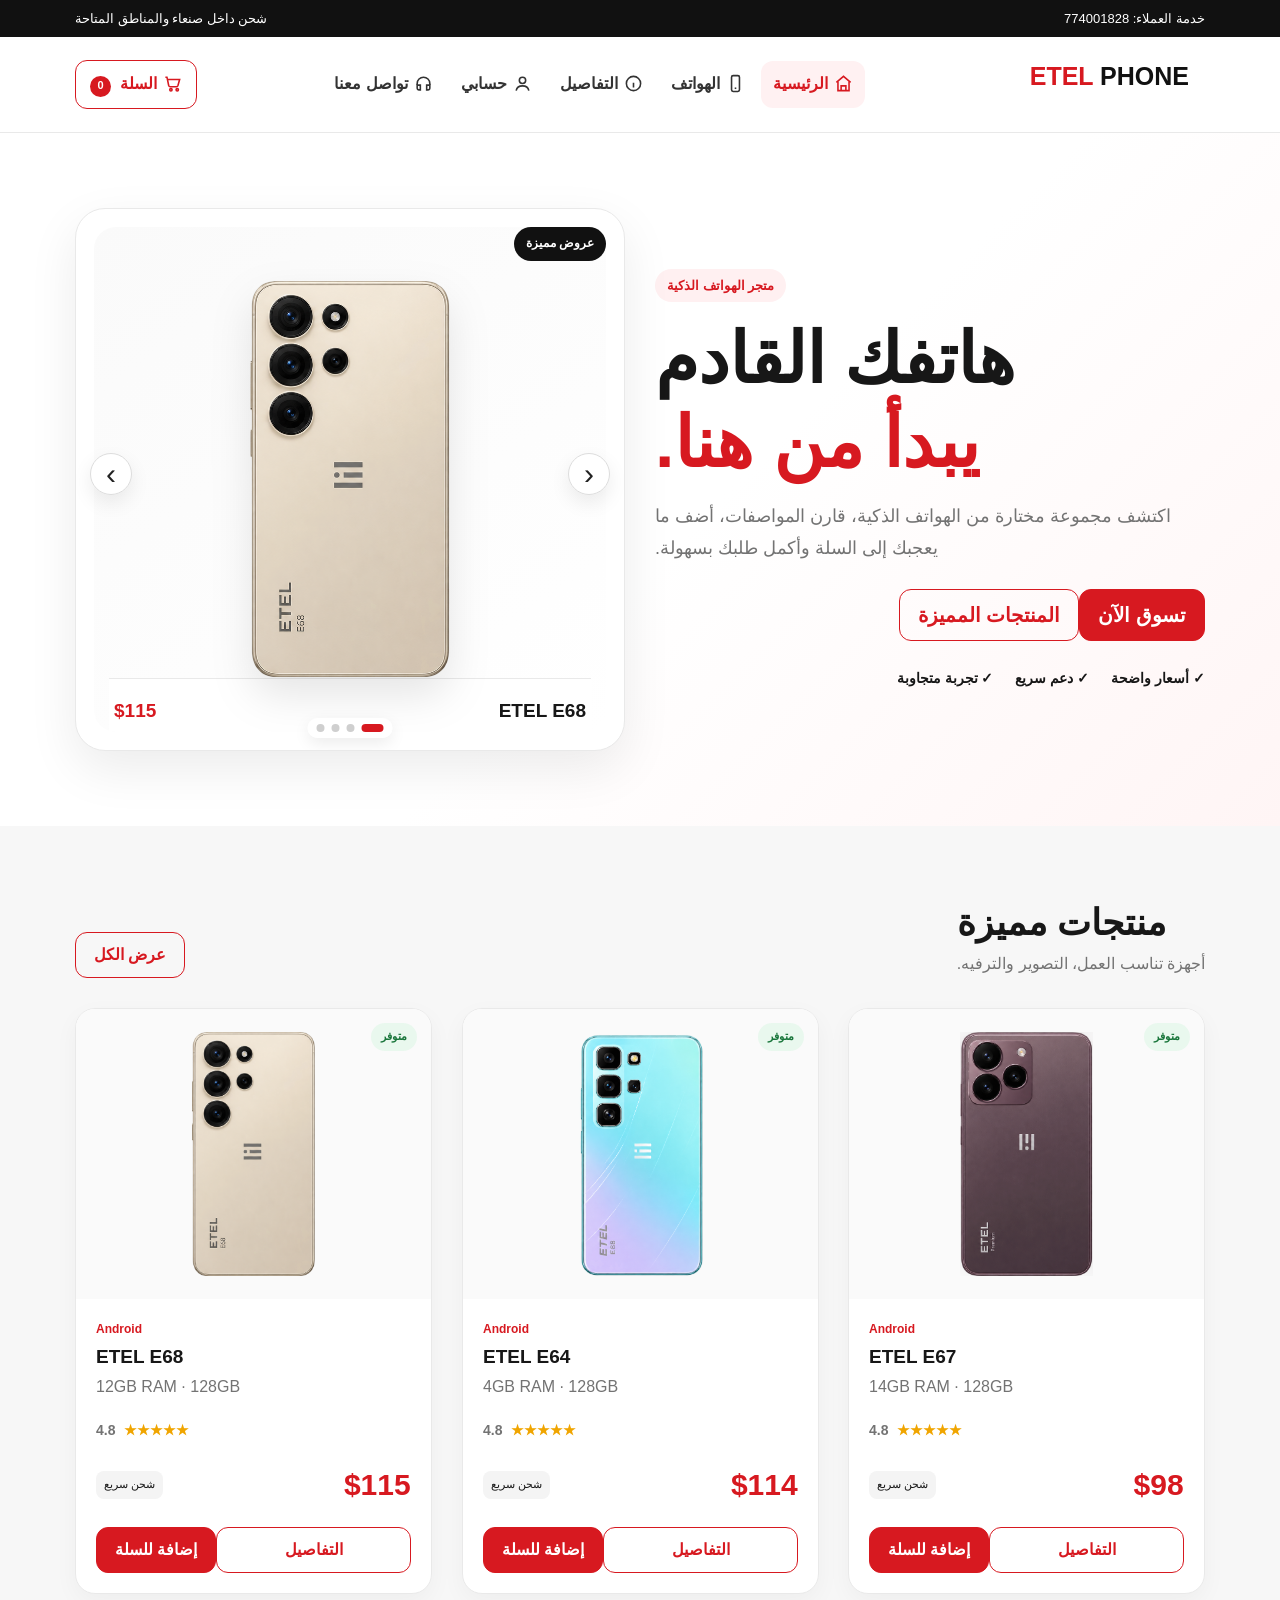
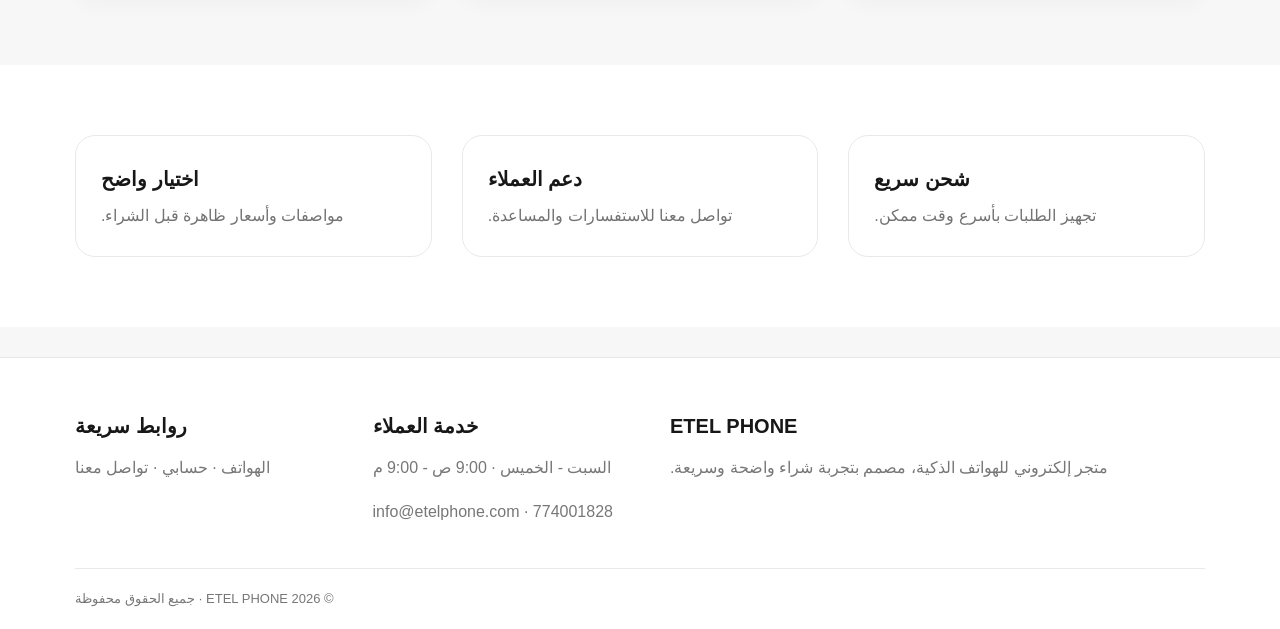
<file: html/index.html>
<!doctype html>
<html lang="ar" dir="rtl">
    <head>
        <meta charset="utf-8">
        <meta name="viewport" content="width=device-width,initial-scale=1">
        <meta name="description" content="ETEL PHONE متجر هواتف ذكية">
        <title>ETEL PHONE | متجر الهواتف الذكية</title>
        <link rel="stylesheet" href="../css/vendor/bootstrap.min.css">
        <link rel="stylesheet" href="../css/vendor/all.min.css">
        <link rel="stylesheet" href="../css/style.css">
    </head>
<body>
    <div class="topbar">
        <div class="container d-flex justify-content-between">
            <span>خدمة العملاء: 774001828</span>
            <span>شحن داخل صنعاء والمناطق المتاحة</span>
        </div>
</div>
<nav class="navbar navbar-expand-lg">
    <div class="container">
        <p class="navbar-brand brand">ETEL <span>PHONE</span>
        </p>
    <button class="navbar-toggler" type="button" data-bs-toggle="collapse" data-bs-target="#nav">
        <span class="navbar-toggler-icon"></span>
    </button>
<div id="nav" class="collapse navbar-collapse">
    <ul class="navbar-nav mx-auto align-items-lg-center">
        <li>
            <a class="nav-link" data-page="index.html" href="index.html">
                <svg class="menu-icon" viewBox="0 0 24 24">
                    <path d="M3 10.5 12 3l9 7.5"/>
                    <path d="M5 9.5V21h14V9.5"/>
                    <path d="M9 21v-6h6v6"/>
                </svg>الرئيسية</a>
    </li>
<li>
    <a class="nav-link" data-page="products.html" href="products.html">
        <svg class="menu-icon" viewBox="0 0 24 24">
            <rect x="7" y="2" width="10" height="20" rx="2"/>
            <path d="M11 18h2"/>
        </svg>الهواتف</a>
</li>
<li>
    <a class="nav-link" data-page="details.html" href="details.html">
        <svg class="menu-icon" viewBox="0 0 24 24">
            <circle cx="12" cy="12" r="9"/>
            <path d="M12 11v6M12 8h.01"/>
        </svg>التفاصيل</a>
</li>
<li>
    <a class="nav-link" data-page="account.html" href="account.html">
        <svg class="menu-icon" viewBox="0 0 24 24">
            <circle cx="12" cy="8" r="4"/>
            <path d="M4 21c.8-4 3.5-6 8-6s7.2 2 8 6"/>
        </svg>حسابي</a>
</li>
<li>
    <a class="nav-link" data-page="contact.html" href="contact.html">
        <svg class="menu-icon" viewBox="0 0 24 24">
            <path d="M4 14v-2a8 8 0 0 1 16 0v2"/>
            <path d="M4 14h4v6H6a2 2 0 0 1-2-2zM20 14h-4v6h2a2 2 0 0 0 2-2z"/>
        </svg>تواصل معنا</a>
</li>
</ul>
<a href="cart.html" class="cart-link position-relative">
    <svg class="menu-icon" viewBox="0 0 24 24">
        <path d="M3 4h2l2.2 10.5a2 2 0 0 0 2 1.5h7.8a2 2 0 0 0 1.9-1.4L21 7H6"/>
        <circle cx="10" cy="20" r="1.5"/>
        <circle cx="18" cy="20" r="1.5"/>
    </svg>السلة <span class="cart-count">0</span>
</a>
</div>
</div>
</nav>
<header class="hero">
    <div class="container">
        <div class="row align-items-center g-5">
            <div class="col-lg-6 hero-copy reveal">
                <span class="badge-soft">متجر الهواتف الذكية</span>
                <h1>هاتفك القادم<br>
                    <span>يبدأ من هنا.</span>
                </h1>
            <p>اكتشف مجموعة مختارة من الهواتف الذكية، قارن المواصفات، أضف ما يعجبك إلى السلة وأكمل طلبك بسهولة.</p>
            <div class="d-flex gap-2 flex-wrap mt-4">
                <a class="btn btn-brand btn-lg" href="products.html">تسوق الآن</a>
                <a class="btn btn-outline-brand btn-lg" href="#featured">المنتجات المميزة</a>
            </div>
        <div class="trust-row">
            <span>✓ أسعار واضحة</span>
            <span>✓ دعم سريع</span>
            <span>✓ تجربة متجاوبة</span>
        </div>
</div>
<div class="col-lg-6 reveal">
    <div class="hero-product etel-wowslider" id="etel-slider" aria-label="عرض متحرك للهواتف">
        <span class="floating-label">عروض مميزة</span>
        <div class="ws-viewport">
            <div class="ws-slide active">
                <img src="../images/etel-e68.png" alt="ETEL E68">
                <div class="ws-caption">
                    <b>ETEL E68</b>
                    <span>$115</span>
                </div>
        </div>
    <div class="ws-slide">
        <img src="../images/etel-e64.png" alt="ETEL E64">
        <div class="ws-caption">
            <b>ETEL E64</b>
            <span>$114</span>
        </div>
</div>
<div class="ws-slide">
    <img src="../images/etel-p66.png" alt="ETEL P66">
    <div class="ws-caption">
        <b>ETEL P66</b>
        <span>$112</span>
    </div>
</div>
<div class="ws-slide">
    <img src="../images/etel-e67.png" alt="ETEL E67">
    <div class="ws-caption">
        <b>ETEL E67</b>
        <span>$98</span>
    </div>
</div>
</div>
<button class="ws-arrow ws-prev" type="button" aria-label="الهاتف السابق">‹</button>
<button class="ws-arrow ws-next" type="button" aria-label="الهاتف التالي">›</button>
<div class="ws-dots" aria-label="اختيار الهاتف">
    <button class="ws-dot active" type="button" aria-label="ETEL E68">
    </button>
<button class="ws-dot" type="button" aria-label="ETEL E64">
</button>
<button class="ws-dot" type="button" aria-label="ETEL P66">
</button>
<button class="ws-dot" type="button" aria-label="ETEL E67">
</button>
</div>
</div>
</div>
</div>
</div>
</header>
<section class="section" id="featured">
    <div class="container">
        <div class="section-title-row">
            <div>
                <!-- <span class="eyebrow">مختاراتنا</span> -->
                <h2>منتجات مميزة</h2>
                <p>أجهزة تناسب العمل، التصوير والترفيه.</p>
            </div>
        <a href="products.html" class="btn btn-outline-brand">عرض الكل</a>
    </div>
<div class="row g-4">
    <div class="col-md-6 col-lg-4">
        <article class="product-card reveal">
            <div class="product-img">
                <span class="stock-badge">متوفر</span>
                <img src="../images/etel-e67.png" alt="ETEL E67">
            </div>
        <div class="product-body">
            <div class="brand-mini">Android</div>
            <h3>ETEL E67</h3>
            <p class="muted">14GB RAM · 128GB</p>
            <div class="rating">★★★★★ <span>4.8</span>
            </div>
        <div class="price-row">
            <div class="price">$98</div>
            <span class="delivery">شحن سريع</span>
        </div>
    <div class="d-flex gap-2">
        <a href="details.html" class="btn btn-outline-brand flex-fill">التفاصيل</a>
        <button class="btn btn-brand add-cart" data-name="ETEL E67" data-price="98" data-image="../images/etel-e67.png">إضافة للسلة</button>
    </div>
</div>
</article>
</div>
<div class="col-md-6 col-lg-4">
    <article class="product-card reveal">
        <div class="product-img">
            <span class="stock-badge">متوفر</span>
            <img src="../images/etel-e64.png" alt="ETEL E64">
        </div>
    <div class="product-body">
        <div class="brand-mini">Android</div>
        <h3>ETEL E64</h3>
        <p class="muted">4GB RAM · 128GB</p>
        <div class="rating">★★★★★ <span>4.8</span>
        </div>
    <div class="price-row">
        <div class="price">$114</div>
        <span class="delivery">شحن سريع</span>
    </div>
<div class="d-flex gap-2">
    <a href="details.html" class="btn btn-outline-brand flex-fill">التفاصيل</a>
    <button class="btn btn-brand add-cart" data-name="ETEL E64" data-price="114" data-image="../images/etel-e64.png">إضافة للسلة</button>
</div>
</div>
</article>
</div>
<div class="col-md-6 col-lg-4">
    <article class="product-card reveal">
        <div class="product-img">
            <span class="stock-badge">متوفر</span>
            <img src="../images/etel-e68.png" alt="ETEL E68">
        </div>
    <div class="product-body">
        <div class="brand-mini">Android</div>
        <h3>ETEL E68</h3>
        <p class="muted">12GB RAM · 128GB</p>
        <div class="rating">★★★★★ <span>4.8</span>
        </div>
    <div class="price-row">
        <div class="price">$115</div>
        <span class="delivery">شحن سريع</span>
    </div>
<div class="d-flex gap-2">
    <a href="details.html" class="btn btn-outline-brand flex-fill">التفاصيل</a>
    <button class="btn btn-brand add-cart" data-name="ETEL E68" data-price="115" data-image="../images/etel-e68.png">إضافة للسلة</button>
</div>
</div>
</article>
</div>
</div>
</div>
</section>
<section class="section light-section">
    <div class="container">
        <div class="row g-4">
            <div class="col-md-4">
                <div class="service-box">
                    <b>شحن سريع</b>
                    <p>تجهيز الطلبات بأسرع وقت ممكن.</p>
                </div>
        </div>
    <div class="col-md-4">
        <div class="service-box">
            <b>دعم العملاء</b>
            <p>تواصل معنا للاستفسارات والمساعدة.</p>
        </div>
</div>
<div class="col-md-4">
    <div class="service-box">
        <b>اختيار واضح</b>
        <p>مواصفات وأسعار ظاهرة قبل الشراء.</p>
    </div>
</div>
</div>
</div>
</section>
<footer>
    <div class="container">
        <div class="footer-grid">
            <div>
                <div class="footer-title">ETEL PHONE</div>
                <p>متجر إلكتروني للهواتف الذكية، مصمم بتجربة شراء واضحة وسريعة.</p>
            </div>
        <div>
            <div class="footer-title">خدمة العملاء</div>
            <p>السبت - الخميس · 9:00 ص - 9:00 م</p>
            <p>774001828 · info@etelphone.com</p>
        </div>
    <div>
        <div class="footer-title">روابط سريعة</div>
        <p>
            <a href="products.html">الهواتف</a> · <a href="account.html">حسابي</a> · <a href="contact.html">تواصل معنا</a>
        </p>
</div>
</div>
<div class="footer-bottom">© 2026 ETEL PHONE · جميع الحقوق محفوظة</div>
</div>
</footer>
<div class="toast-container position-fixed bottom-0 start-0 p-3">
    <div id="etelToast" class="toast">
        <div class="toast-body">
        </div>
</div>
</div>
<script src="../js/vendor/jquery-3.7.1.min.js">
</script>
<script src="../js/vendor/bootstrap.bundle.min.js">
</script>
<script src="../js/script.js">
</script>
<script src="../engine1/wowslider.js">
</script>
<script src="../engine1/script.js">
</script>
</body>
</html>
</file>
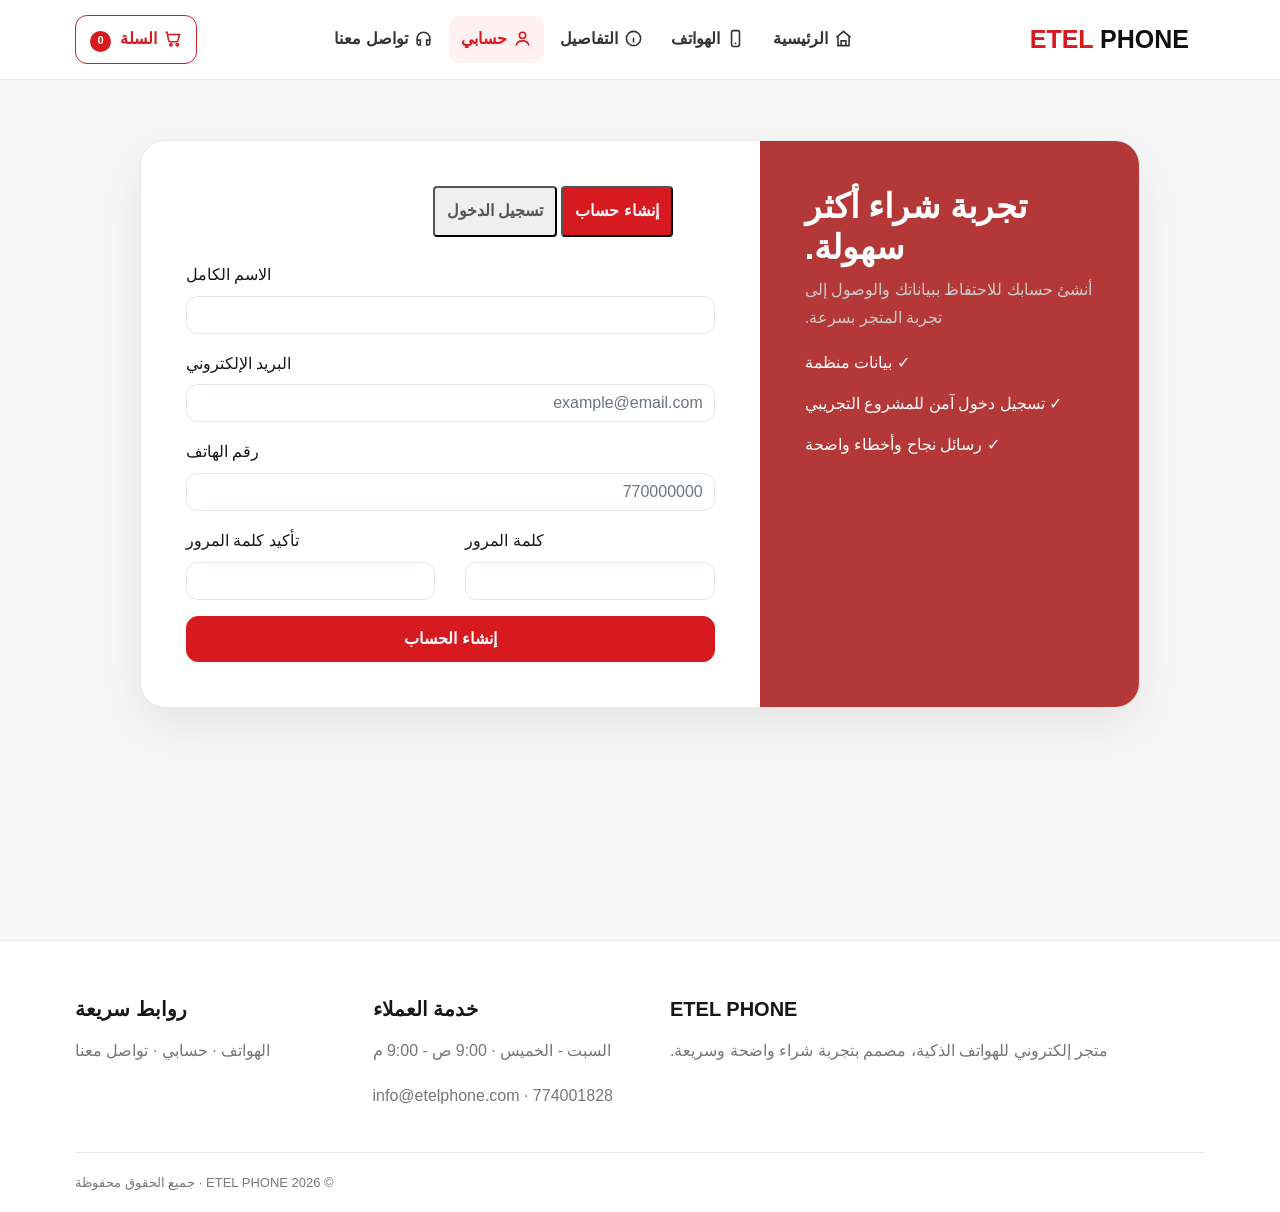
<file: html/account.html>
<!doctype html>
<html lang="ar" dir="rtl">
    <head>
        <meta charset="utf-8">
        <meta name="viewport" content="width=device-width,initial-scale=1">
        <meta name="description" content="ETEL PHONE متجر هواتف ذكية">
        <title>ETEL PHONE | حسابي</title>
        <link rel="stylesheet" href="../css/vendor/bootstrap.min.css">
        <link rel="stylesheet" href="../css/vendor/all.min.css">
        <link rel="stylesheet" href="../css/style.css">
    </head>
<body>
    <nav class="navbar navbar-expand-lg">
        <div class="container">
            <a class="navbar-brand brand" href="index.html">ETEL <span>PHONE</span>
            </a>
        <button class="navbar-toggler" type="button" data-bs-toggle="collapse" data-bs-target="#nav">
            <span class="navbar-toggler-icon">
            </span>
    </button>
<div id="nav" class="collapse navbar-collapse">
    <ul class="navbar-nav mx-auto align-items-lg-center">
        <li>
            <a class="nav-link" data-page="index.html" href="index.html">
                <svg class="menu-icon" viewBox="0 0 24 24">
                    <path d="M3 10.5 12 3l9 7.5"/>
                    <path d="M5 9.5V21h14V9.5"/>
                    <path d="M9 21v-6h6v6"/>
                </svg>الرئيسية</a>
    </li>
<li>
    <a class="nav-link" data-page="products.html" href="products.html">
        <svg class="menu-icon" viewBox="0 0 24 24">
            <rect x="7" y="2" width="10" height="20" rx="2"/>
            <path d="M11 18h2"/>
        </svg>الهواتف</a>
</li>
<li>
    <a class="nav-link" data-page="details.html" href="details.html">
        <svg class="menu-icon" viewBox="0 0 24 24">
            <circle cx="12" cy="12" r="9"/>
            <path d="M12 11v6M12 8h.01"/>
        </svg>التفاصيل</a>
</li>
<li>
    <a class="nav-link" data-page="account.html" href="account.html">
        <svg class="menu-icon" viewBox="0 0 24 24">
            <circle cx="12" cy="8" r="4"/>
            <path d="M4 21c.8-4 3.5-6 8-6s7.2 2 8 6"/>
        </svg>حسابي</a>
</li>
<li>
    <a class="nav-link" data-page="contact.html" href="contact.html">
        <svg class="menu-icon" viewBox="0 0 24 24">
            <path d="M4 14v-2a8 8 0 0 1 16 0v2"/>
            <path d="M4 14h4v6H6a2 2 0 0 1-2-2zM20 14h-4v6h2a2 2 0 0 0 2-2z"/>
        </svg>تواصل معنا</a>
</li>
</ul>
<a href="cart.html" class="cart-link position-relative">
    <svg class="menu-icon" viewBox="0 0 24 24">
        <path d="M3 4h2l2.2 10.5a2 2 0 0 0 2 1.5h7.8a2 2 0 0 0 1.9-1.4L21 7H6"/>
        <circle cx="10" cy="20" r="1.5"/>
        <circle cx="18" cy="20" r="1.5"/>
    </svg>السلة <span class="cart-count">0</span>
</a>
</div>
</div>
</nav>
<main class="auth-wrap">
    <div class="container">
        <div class="auth-card">
            <div class="auth-side">
                <!-- <span class="badge-soft">حساب ETEL PHONE</span> -->
                <h2>تجربة شراء أكثر سهولة.</h2>
                <p>أنشئ حسابك للاحتفاظ ببياناتك والوصول إلى تجربة المتجر بسرعة.</p>
                <ul class="list-clean">
                    <li>✓ بيانات منظمة</li>
                    <li>✓ تسجيل دخول آمن للمشروع التجريبي</li>
                    <li>✓ رسائل نجاح وأخطاء واضحة</li>
                </ul>
        </div>
    <section class="auth-form">
        <ul class="nav nav-pills mb-4" role="tablist">
            <li class="nav-item">
                <button class="nav-link active" data-bs-toggle="pill" data-bs-target="#signup">إنشاء حساب</button>
            </li>
        <li class="nav-item">
            <button class="nav-link" data-bs-toggle="pill" data-bs-target="#login">تسجيل الدخول</button>
        </li>
</ul>
<div class="tab-content">
    <div class="tab-pane fade show active" id="signup">
        <form id="signupForm">
            <label>الاسم الكامل</label>
            <input id="signupName" class="form-control mb-3" required>
            <label>البريد الإلكتروني</label>
            <input id="signupEmail" type="email" class="form-control mb-3" placeholder="example@email.com" required>
            <label>رقم الهاتف</label>
            <input id="signupPhone" inputmode="numeric" class="form-control mb-3" placeholder="770000000" required>
            <div class="row">
                <div class="col-md-6">
                    <label>كلمة المرور</label>
                    <input id="signupPass" type="password" class="form-control mb-3" required>
                </div>
            <div class="col-md-6">
                <label>تأكيد كلمة المرور</label>
                <input id="signupConfirm" type="password" class="form-control mb-3" required>
            </div>
    </div>
<button class="btn btn-brand w-100">إنشاء الحساب</button>
</form>
</div>
<div class="tab-pane fade" id="login">
    <form id="loginForm">
        <label>البريد الإلكتروني</label>
        <input id="loginEmail" type="email" class="form-control mb-3" required>
        <label>كلمة المرور</label>
        <input id="loginPass" type="password" class="form-control mb-3" required>
        <button class="btn btn-brand w-100">تسجيل الدخول</button>
    </form>
</div>
</div>
</section>
</div>
</div>
</main>
<footer>
    <div class="container">
        <div class="footer-grid">
            <div>
                <div class="footer-title">ETEL PHONE</div>
                <p>متجر إلكتروني للهواتف الذكية، مصمم بتجربة شراء واضحة وسريعة.</p>
            </div>
        <div>
            <div class="footer-title">خدمة العملاء</div>
            <p>السبت - الخميس · 9:00 ص - 9:00 م</p>
            <p>774001828 · info@etelphone.com</p>
        </div>
    <div>
        <div class="footer-title">روابط سريعة</div>
        <p>
            <a href="products.html">الهواتف</a> · <a href="account.html">حسابي</a> · <a href="contact.html">تواصل معنا</a>
        </p>
</div>
</div>
<div class="footer-bottom">© 2026 ETEL PHONE · جميع الحقوق محفوظة</div>
</div>
</footer>
<div class="toast-container position-fixed bottom-0 start-0 p-3">
    <div id="etelToast" class="toast">
        <div class="toast-body">
        </div>
</div>
</div>
<script src="../js/vendor/jquery-3.7.1.min.js">
</script>
<script src="../js/vendor/bootstrap.bundle.min.js">
</script>
<script src="../js/script.js">
</script>
</body>
</html>
</file>
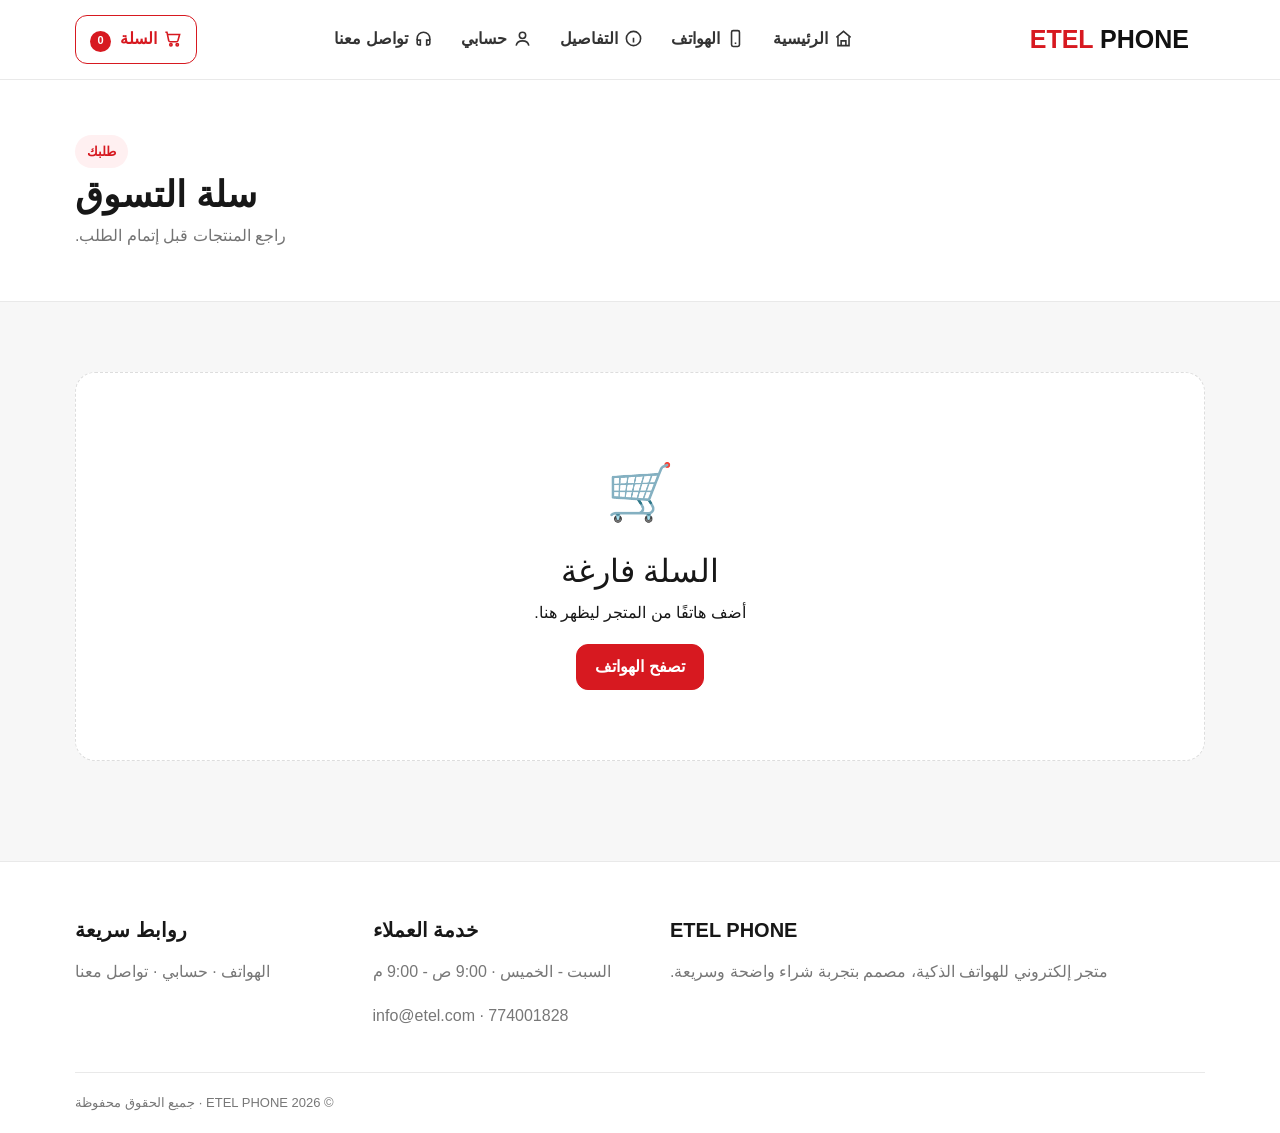
<file: html/cart.html>
<!doctype html>
<html lang="ar" dir="rtl">
    <head>
        <meta charset="utf-8">
        <meta name="viewport" content="width=device-width,initial-scale=1">
        <meta name="description" content="ETEL PHONE متجر هواتف ذكية">
        <title>ETEL PHONE | سلة التسوق</title>
        <link rel="stylesheet" href="../css/vendor/bootstrap.min.css">
        <link rel="stylesheet" href="../css/vendor/all.min.css">
        <link rel="stylesheet" href="../css/style.css">
    </head>
<body>
    <nav class="navbar navbar-expand-lg">
        <div class="container">
            <a class="navbar-brand brand" href="index.html">ETEL <span>PHONE</span>
            </a>
        <button class="navbar-toggler" type="button" data-bs-toggle="collapse" data-bs-target="#nav">
            <span class="navbar-toggler-icon">
            </span>
    </button>
<div id="nav" class="collapse navbar-collapse">
    <ul class="navbar-nav mx-auto align-items-lg-center">
        <li>
            <a class="nav-link" data-page="index.html" href="index.html">
                <svg class="menu-icon" viewBox="0 0 24 24">
                    <path d="M3 10.5 12 3l9 7.5"/>
                    <path d="M5 9.5V21h14V9.5"/>
                    <path d="M9 21v-6h6v6"/>
                </svg>الرئيسية</a>
    </li>
<li>
    <a class="nav-link" data-page="products.html" href="products.html">
        <svg class="menu-icon" viewBox="0 0 24 24">
            <rect x="7" y="2" width="10" height="20" rx="2"/>
            <path d="M11 18h2"/>
        </svg>الهواتف</a>
</li>
<li>
    <a class="nav-link" data-page="details.html" href="details.html">
        <svg class="menu-icon" viewBox="0 0 24 24">
            <circle cx="12" cy="12" r="9"/>
            <path d="M12 11v6M12 8h.01"/>
        </svg>التفاصيل</a>
</li>
<li>
    <a class="nav-link" data-page="account.html" href="account.html">
        <svg class="menu-icon" viewBox="0 0 24 24">
            <circle cx="12" cy="8" r="4"/>
            <path d="M4 21c.8-4 3.5-6 8-6s7.2 2 8 6"/>
        </svg>حسابي</a>
</li>
<li>
    <a class="nav-link" data-page="contact.html" href="contact.html">
        <svg class="menu-icon" viewBox="0 0 24 24">
            <path d="M4 14v-2a8 8 0 0 1 16 0v2"/>
            <path d="M4 14h4v6H6a2 2 0 0 1-2-2zM20 14h-4v6h2a2 2 0 0 0 2-2z"/>
        </svg>تواصل معنا</a>
</li>
</ul>
<a href="cart.html" class="cart-link position-relative">
    <svg class="menu-icon" viewBox="0 0 24 24">
        <path d="M3 4h2l2.2 10.5a2 2 0 0 0 2 1.5h7.8a2 2 0 0 0 1.9-1.4L21 7H6"/>
        <circle cx="10" cy="20" r="1.5"/>
        <circle cx="18" cy="20" r="1.5"/>
    </svg>السلة <span class="cart-count">0</span>
</a>
</div>
</div>
</nav>
<header class="page-head">
    <div class="container">
        <span class="eyebrow">طلبك</span>
        <h1>سلة التسوق</h1>
        <p class="muted">راجع المنتجات قبل إتمام الطلب.</p>
    </div>
</header>
<main class="section">
    <div class="container">
        <div id="emptyCart" class="empty-state d-none">
            <div class="empty-icon">🛒</div>
            <h2>السلة فارغة</h2>
            <p>أضف هاتفًا من المتجر ليظهر هنا.</p>
            <a href="products.html" class="btn btn-brand">تصفح الهواتف</a>
        </div>
    <div id="cartLayout" class="row g-4">
        <div class="col-lg-8">
            <div id="cartItems" class="cart-list">
            </div>
    </div>
<div class="col-lg-4">
    <aside class="summary-card">
        <h3>ملخص الطلب</h3>
        <div>
            <span>المجموع</span>
            <strong id="cartSubtotal">$0</strong>
        </div>
    <!-- <div>
        <span>الشحن</span>
        <strong id="cartShipping">$0</strong>
    </div> -->
<hr>
<div class="summary-total">
    <span>الإجمالي</span>
    <strong id="cartTotal">$0</strong>
</div>
<button id="checkoutBtn" class="btn btn-brand w-100 mt-3">إتمام الطلب</button>
<p class="small muted mt-3 mb-0">لن يتم خصم أي مبلغ في هذه النسخة التجريبية.</p>
</aside>
</div>
</div>
</div>
</main>
<div class="modal fade" id="checkoutModal" tabindex="-1">
    <div class="modal-dialog modal-dialog-centered">
        <div class="modal-content">
            <div class="modal-header">
                <h5 class="modal-title">إتمام الطلب</h5>
                <button class="btn-close" data-bs-dismiss="modal">
                </button>
        </div>
    <div class="modal-body">
        <form id="checkoutForm">
            <input class="form-control mb-3" id="orderName" placeholder="الاسم الكامل" required>
            <input class="form-control mb-3" id="orderPhone" placeholder="رقم الهاتف" required>
            <textarea class="form-control mb-3" id="orderAddress" rows="3" placeholder="عنوان التوصيل" required>
            </textarea>
        <button class="btn btn-brand w-100">تأكيد الطلب</button>
    </form>
</div>
</div>
</div>
</div>
<footer>
    <div class="container">
        <div class="footer-grid">
            <div>
                <div class="footer-title">ETEL PHONE</div>
                <p>متجر إلكتروني للهواتف الذكية، مصمم بتجربة شراء واضحة وسريعة.</p>
            </div>
        <div>
            <div class="footer-title">خدمة العملاء</div>
            <p>السبت - الخميس · 9:00 ص - 9:00 م</p>
            <p>774001828 · info@etel.com</p>
        </div>
    <div>
        <div class="footer-title">روابط سريعة</div>
        <p>
            <a href="products.html">الهواتف</a> · <a href="account.html">حسابي</a> · <a href="contact.html">تواصل معنا</a>
        </p>
</div>
</div>
<div class="footer-bottom">© 2026 ETEL PHONE · جميع الحقوق محفوظة</div>
</div>
</footer>
<div class="toast-container position-fixed bottom-0 start-0 p-3">
    <div id="etelToast" class="toast">
        <div class="toast-body">
        </div>
</div>
</div>
<script src="../js/vendor/jquery-3.7.1.min.js">
</script>
<script src="../js/vendor/bootstrap.bundle.min.js">
</script>
<script src="../js/script.js">
</script>
</body>
</html>
</file>
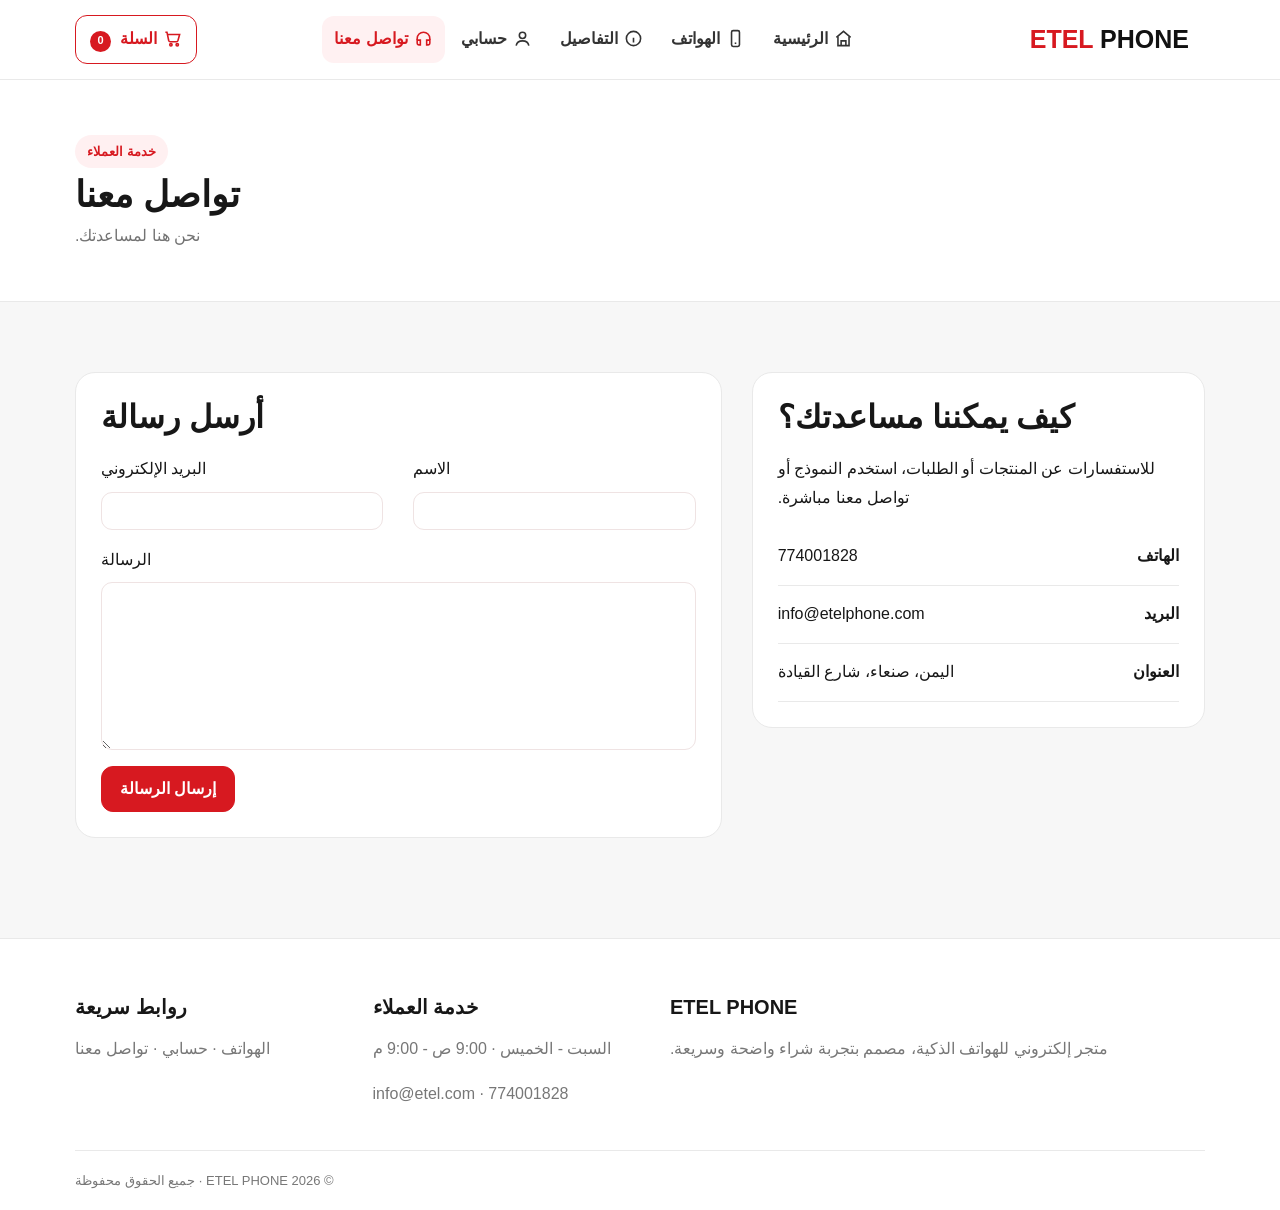
<file: html/contact.html>
<!doctype html>
<html lang="ar" dir="rtl">
    <head>
        <meta charset="utf-8">
        <meta name="viewport" content="width=device-width,initial-scale=1">
        <meta name="description" content="ETEL PHONE متجر هواتف ذكية">
        <title>ETEL PHONE | تواصل معنا</title>
        <link rel="stylesheet" href="../css/vendor/bootstrap.min.css">
        <link rel="stylesheet" href="../css/vendor/all.min.css">
        <link rel="stylesheet" href="../css/style.css">
    </head>
<body>
    <nav class="navbar navbar-expand-lg">
        <div class="container">
            <a class="navbar-brand brand" href="index.html">ETEL <span>PHONE</span>
            </a>
        <button class="navbar-toggler" type="button" data-bs-toggle="collapse" data-bs-target="#nav">
            <span class="navbar-toggler-icon">
            </span>
    </button>
<div id="nav" class="collapse navbar-collapse">
    <ul class="navbar-nav mx-auto align-items-lg-center">
        <li>
            <a class="nav-link" data-page="index.html" href="index.html">
                <svg class="menu-icon" viewBox="0 0 24 24">
                    <path d="M3 10.5 12 3l9 7.5"/>
                    <path d="M5 9.5V21h14V9.5"/>
                    <path d="M9 21v-6h6v6"/>
                </svg>الرئيسية</a>
    </li>
<li>
    <a class="nav-link" data-page="products.html" href="products.html">
        <svg class="menu-icon" viewBox="0 0 24 24">
            <rect x="7" y="2" width="10" height="20" rx="2"/>
            <path d="M11 18h2"/>
        </svg>الهواتف</a>
</li>
<li>
    <a class="nav-link" data-page="details.html" href="details.html">
        <svg class="menu-icon" viewBox="0 0 24 24">
            <circle cx="12" cy="12" r="9"/>
            <path d="M12 11v6M12 8h.01"/>
        </svg>التفاصيل</a>
</li>
<li>
    <a class="nav-link" data-page="account.html" href="account.html">
        <svg class="menu-icon" viewBox="0 0 24 24">
            <circle cx="12" cy="8" r="4"/>
            <path d="M4 21c.8-4 3.5-6 8-6s7.2 2 8 6"/>
        </svg>حسابي</a>
</li>
<li>
    <a class="nav-link" data-page="contact.html" href="contact.html">
        <svg class="menu-icon" viewBox="0 0 24 24">
            <path d="M4 14v-2a8 8 0 0 1 16 0v2"/>
            <path d="M4 14h4v6H6a2 2 0 0 1-2-2zM20 14h-4v6h2a2 2 0 0 0 2-2z"/>
        </svg>تواصل معنا</a>
</li>
</ul>
<a href="cart.html" class="cart-link position-relative">
    <svg class="menu-icon" viewBox="0 0 24 24">
        <path d="M3 4h2l2.2 10.5a2 2 0 0 0 2 1.5h7.8a2 2 0 0 0 1.9-1.4L21 7H6"/>
        <circle cx="10" cy="20" r="1.5"/>
        <circle cx="18" cy="20" r="1.5"/>
    </svg>السلة <span class="cart-count">0</span>
</a>
</div>
</div>
</nav>
<header class="page-head">
    <div class="container">
        <span class="eyebrow">خدمة العملاء</span>
        <h1>تواصل معنا</h1>
        <p class="muted">نحن هنا لمساعدتك.</p>
    </div>
</header>
<main class="section">
    <div class="container">
        <div class="row g-4">
            <div class="col-lg-5">
                <div class="contact-card">
                    <!-- <span class="badge-soft">الدعم</span> -->
                    <h2>كيف يمكننا مساعدتك؟</h2>
                    <p>للاستفسارات عن المنتجات أو الطلبات، استخدم النموذج أو تواصل معنا مباشرة.</p>
                    <div class="contact-line">
                        <b>الهاتف</b>
                        <span>774001828</span>
                    </div>
                <div class="contact-line">
                    <b>البريد</b>
                    <span>info@etelphone.com</span>
                </div>
            <div class="contact-line">
                <b>العنوان</b>
                <span>اليمن، صنعاء، شارع القيادة</span>
            </div>
    </div>
</div>
<div class="col-lg-7">
    <div class="contact-card">
        <h2>أرسل رسالة</h2>
        <form id="contactForm">
            <div class="row">
                <div class="col-md-6 mb-3">
                    <label>الاسم</label>
                    <input id="contactName" class="form-control" required>
                </div>
            <div class="col-md-6 mb-3">
                <label>البريد الإلكتروني</label>
                <input id="contactEmail" type="email" class="form-control" required>
            </div>
    </div>
<label>الرسالة</label>
<textarea id="contactMessage" class="form-control mb-3" rows="6" required>
</textarea>
<button class="btn btn-brand">إرسال الرسالة</button>
</form>
</div>
</div>
</div>
</div>
</main>
<footer>
    <div class="container">
        <div class="footer-grid">
            <div>
                <div class="footer-title">ETEL PHONE</div>
                <p>متجر إلكتروني للهواتف الذكية، مصمم بتجربة شراء واضحة وسريعة.</p>
            </div>
        <div>
            <div class="footer-title">خدمة العملاء</div>
            <p>السبت - الخميس · 9:00 ص - 9:00 م</p>
            <p>774001828 · info@etel.com</p>
        </div>
    <div>
        <div class="footer-title">روابط سريعة</div>
        <p>
            <a href="products.html">الهواتف</a> · <a href="account.html">حسابي</a> · <a href="contact.html">تواصل معنا</a>
        </p>
</div>
</div>
<div class="footer-bottom">© 2026 ETEL PHONE · جميع الحقوق محفوظة</div>
</div>
</footer>
<div class="toast-container position-fixed bottom-0 start-0 p-3">
    <div id="etelToast" class="toast">
        <div class="toast-body">
        </div>
</div>
</div>
<script src="../js/vendor/jquery-3.7.1.min.js">
</script>
<script src="../js/vendor/bootstrap.bundle.min.js">
</script>
<script src="../js/script.js">
</script>
</body>
</html>
</file>
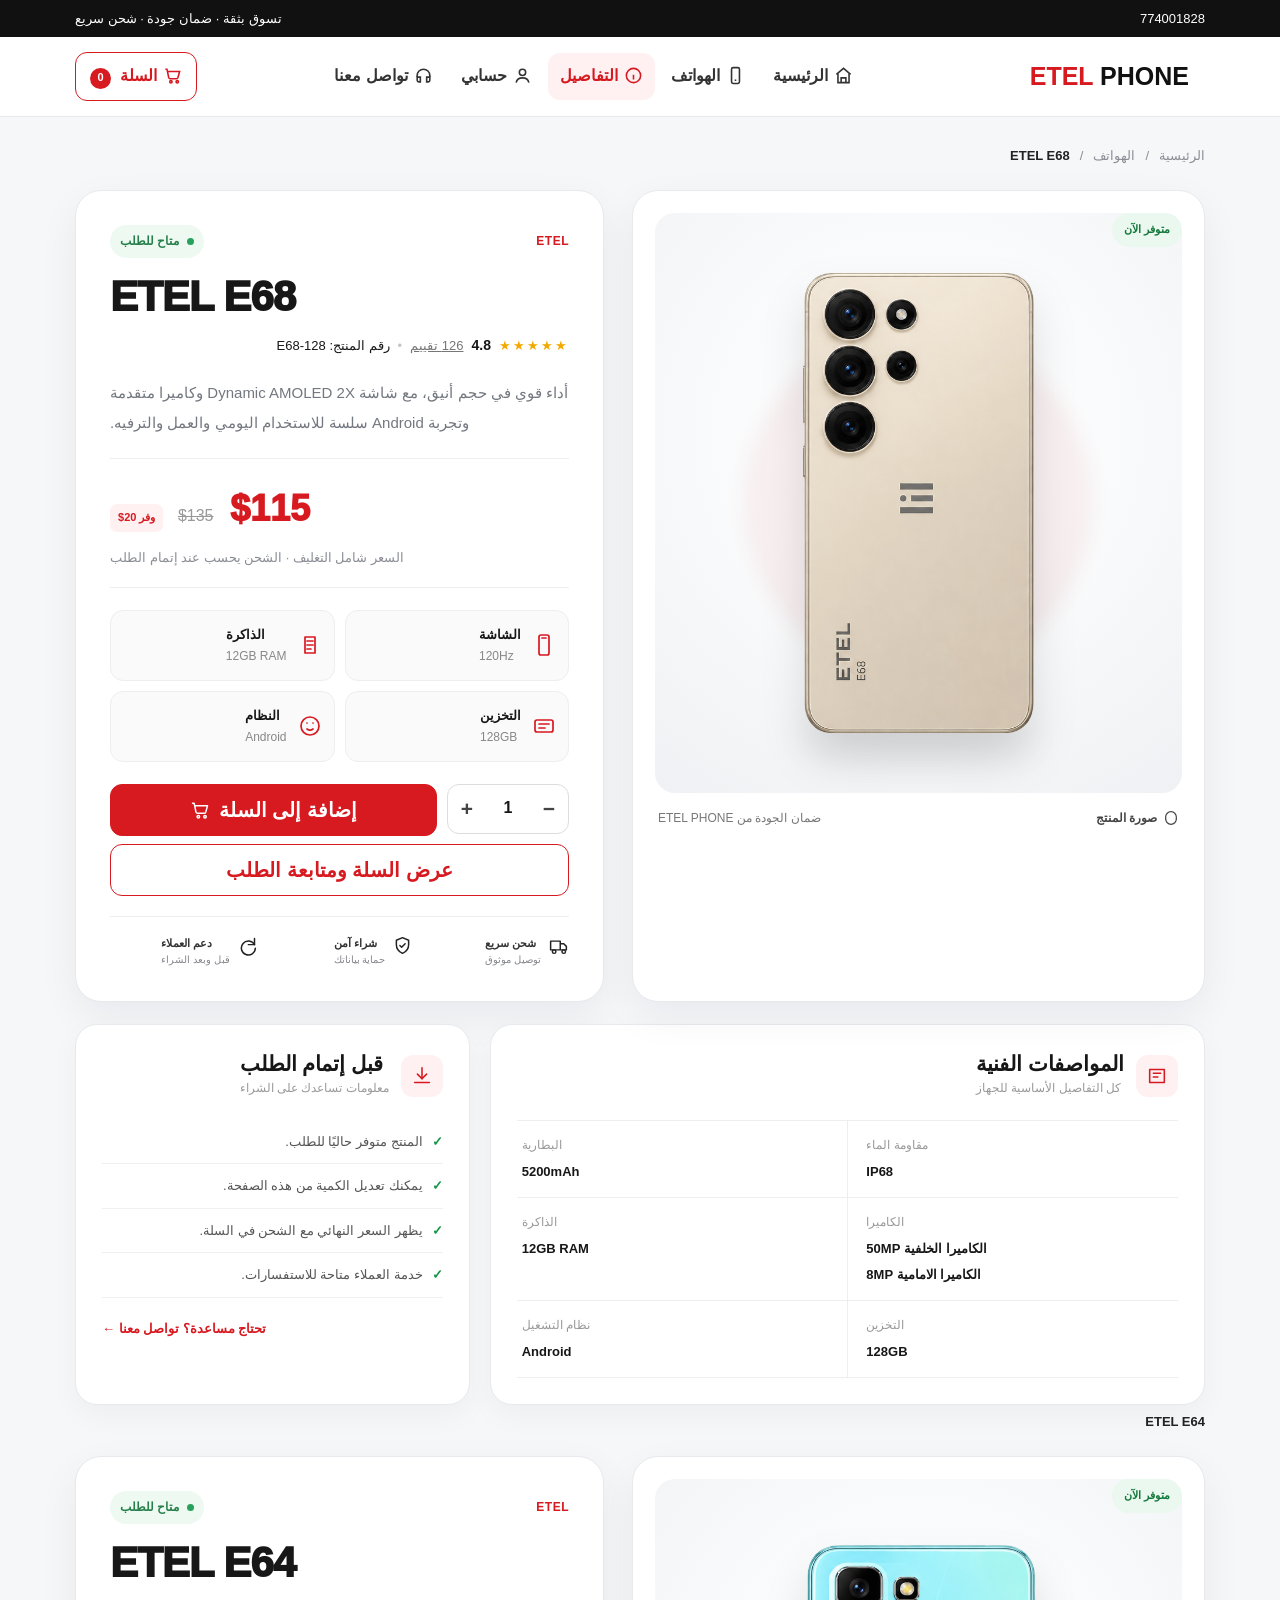
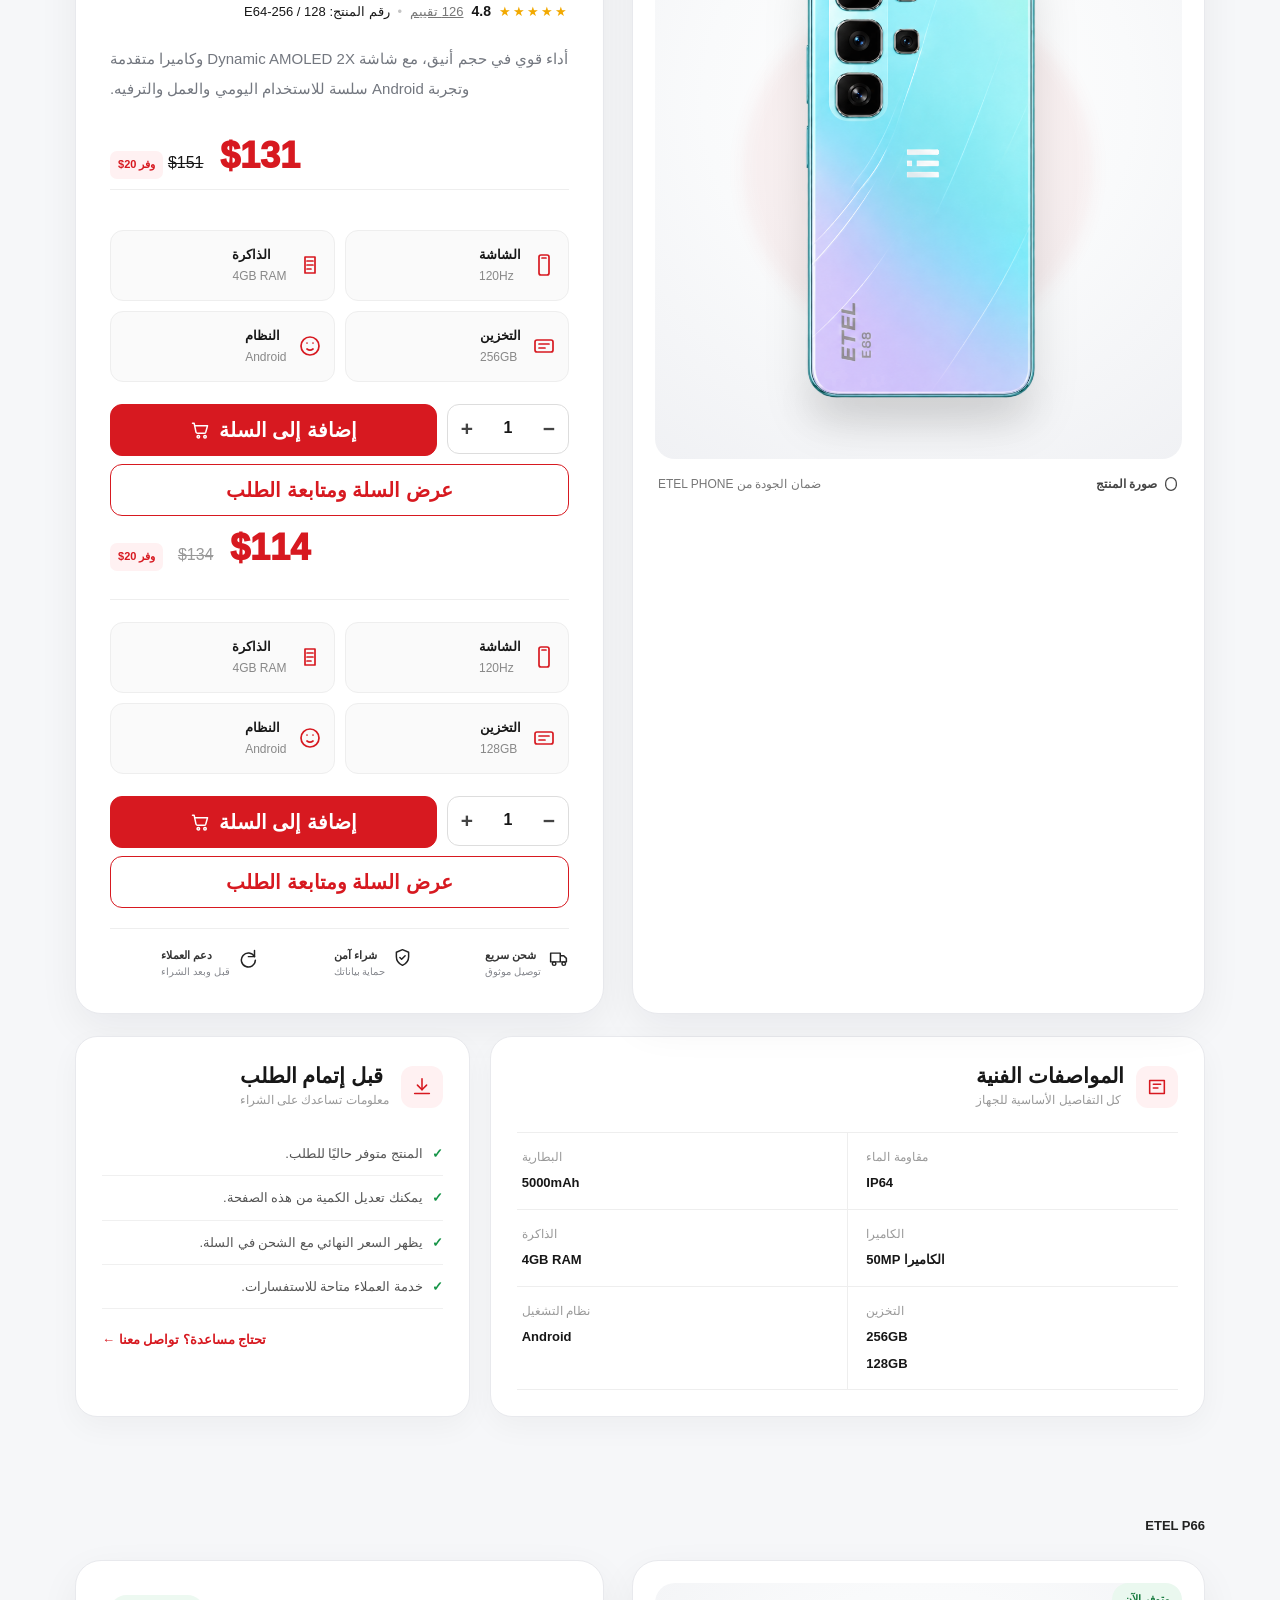
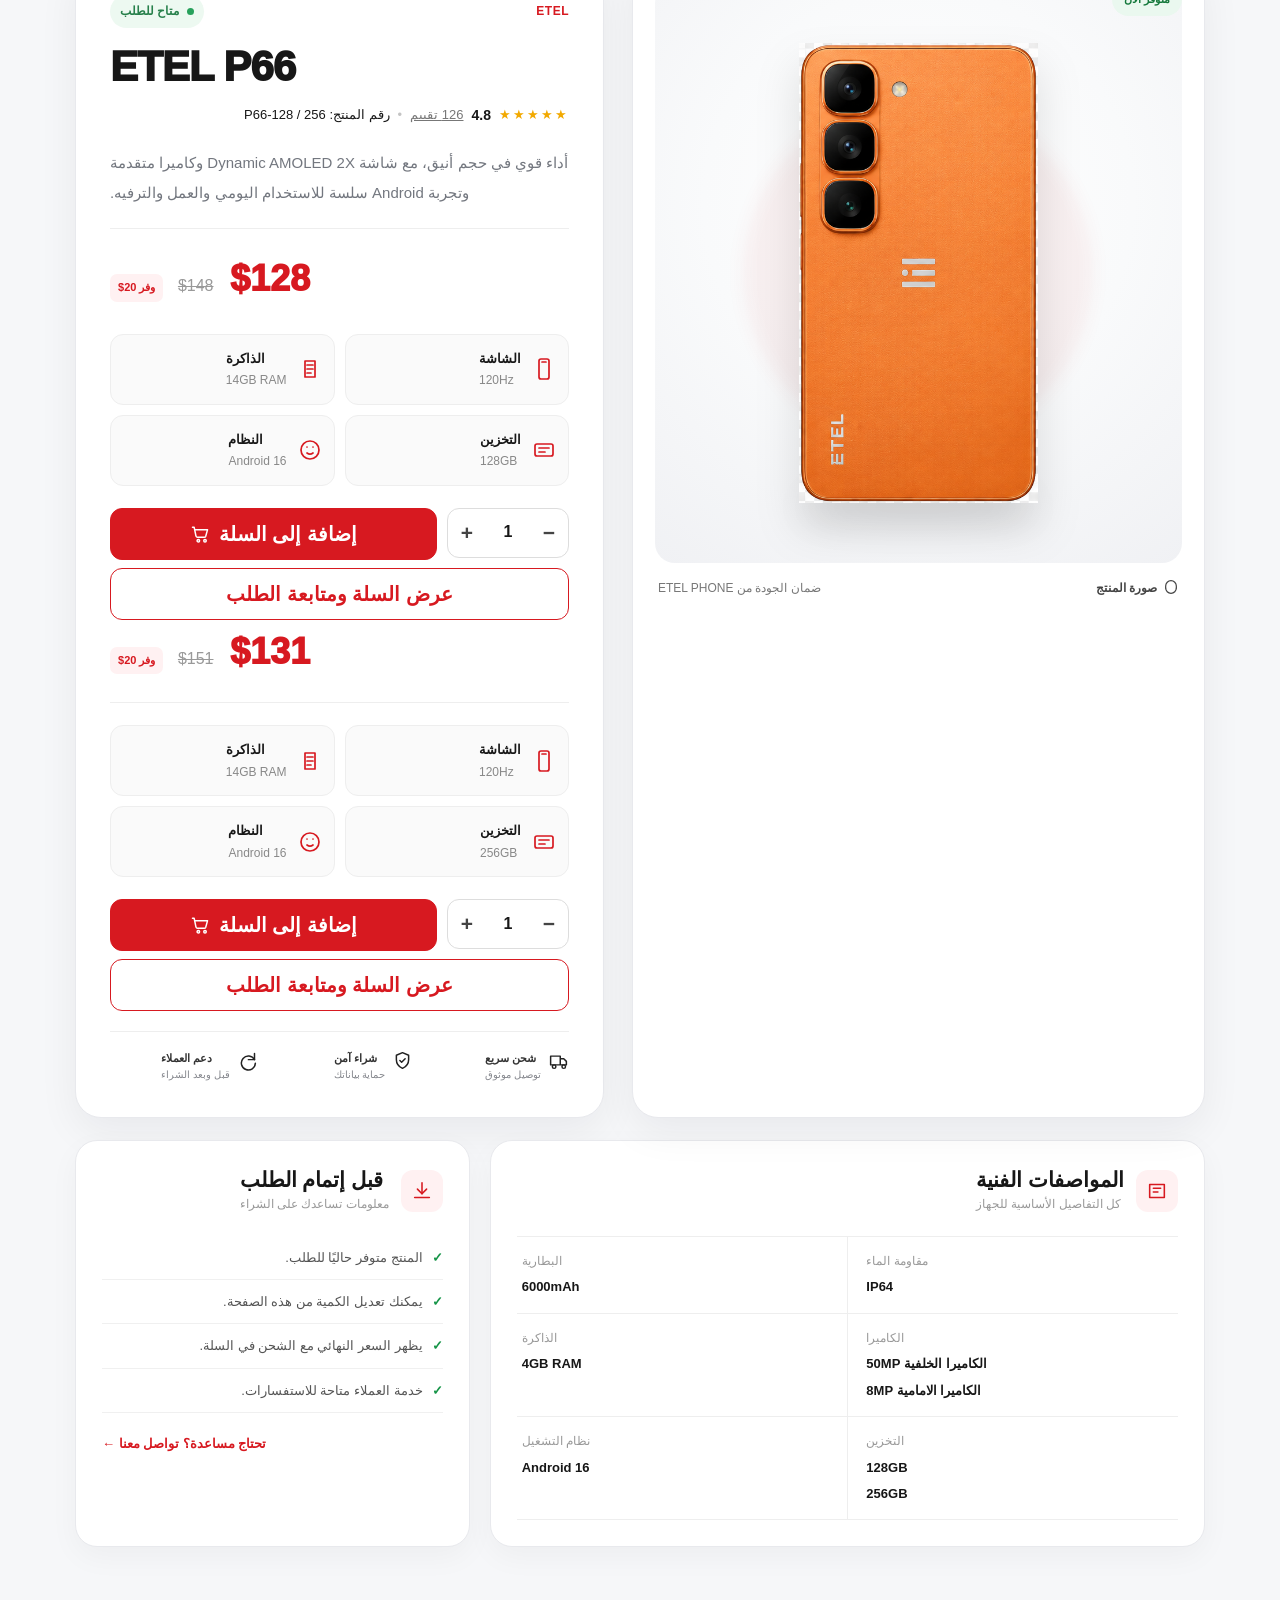
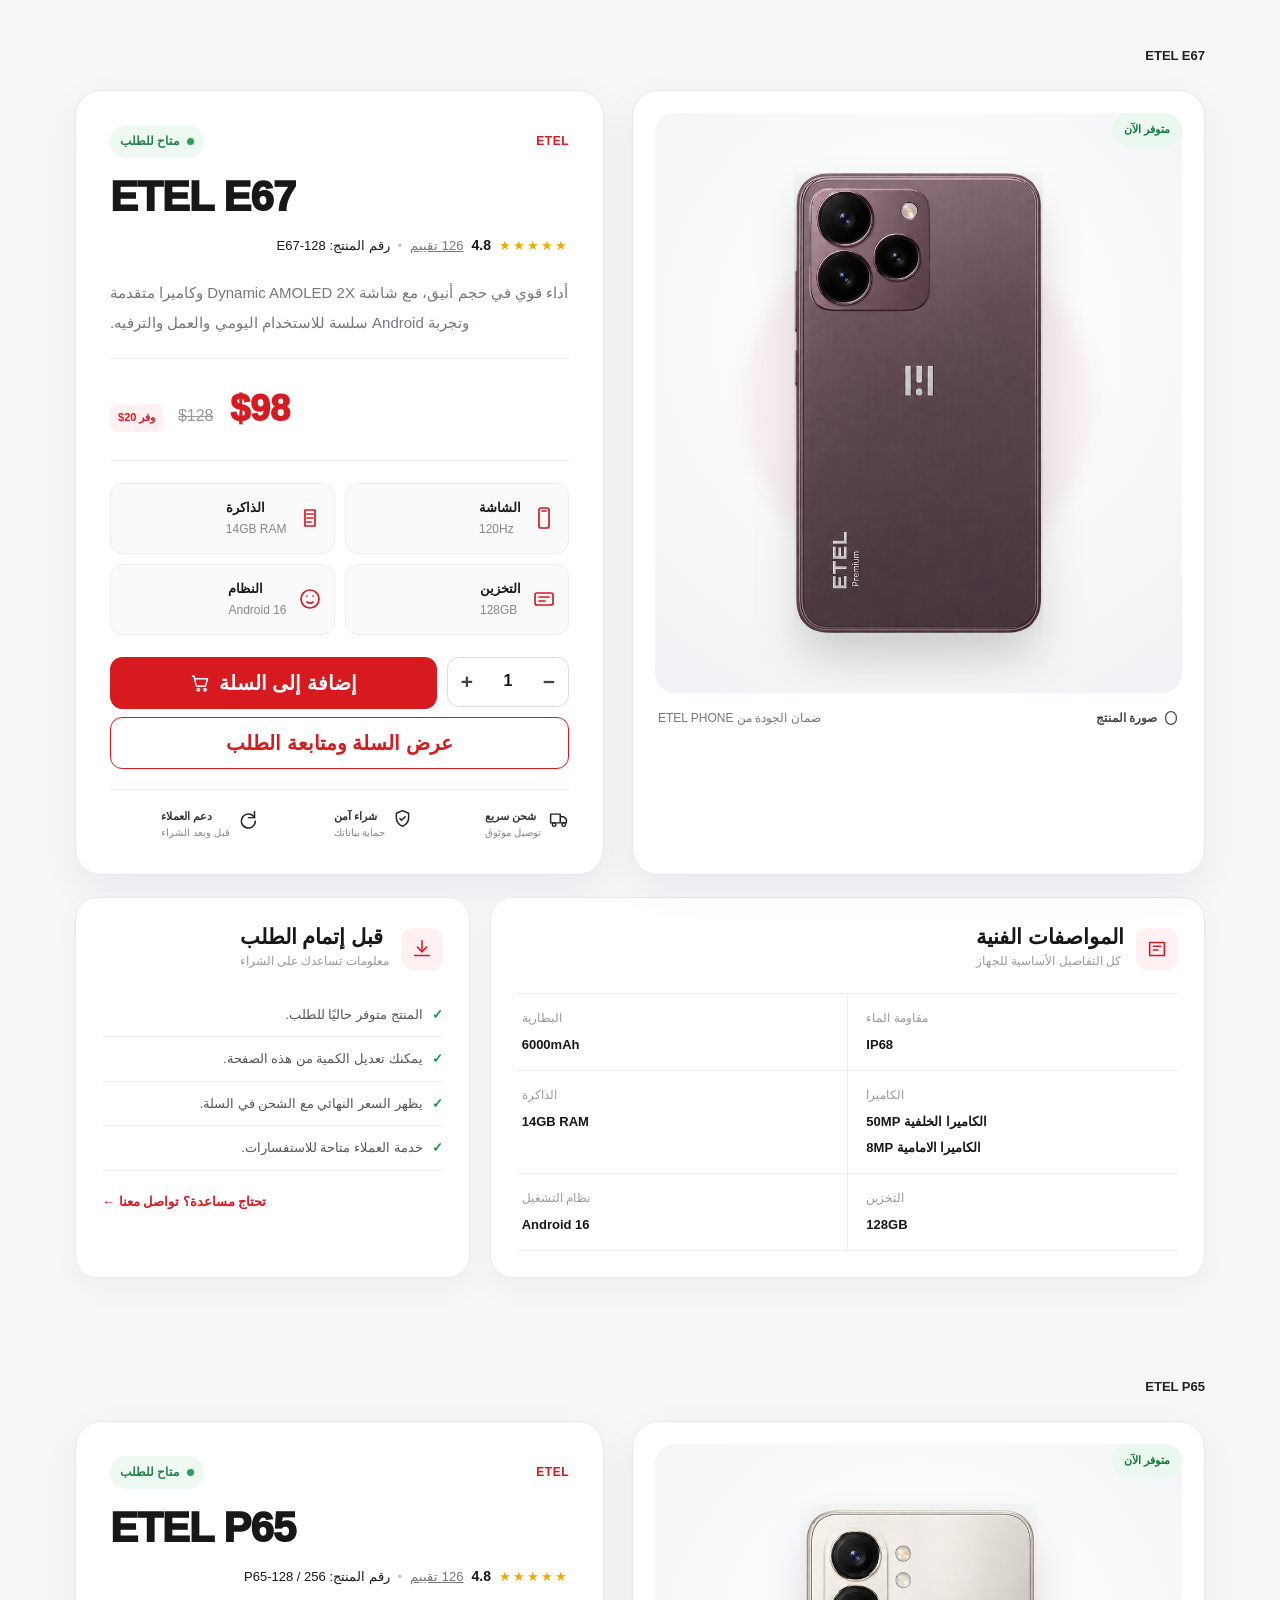
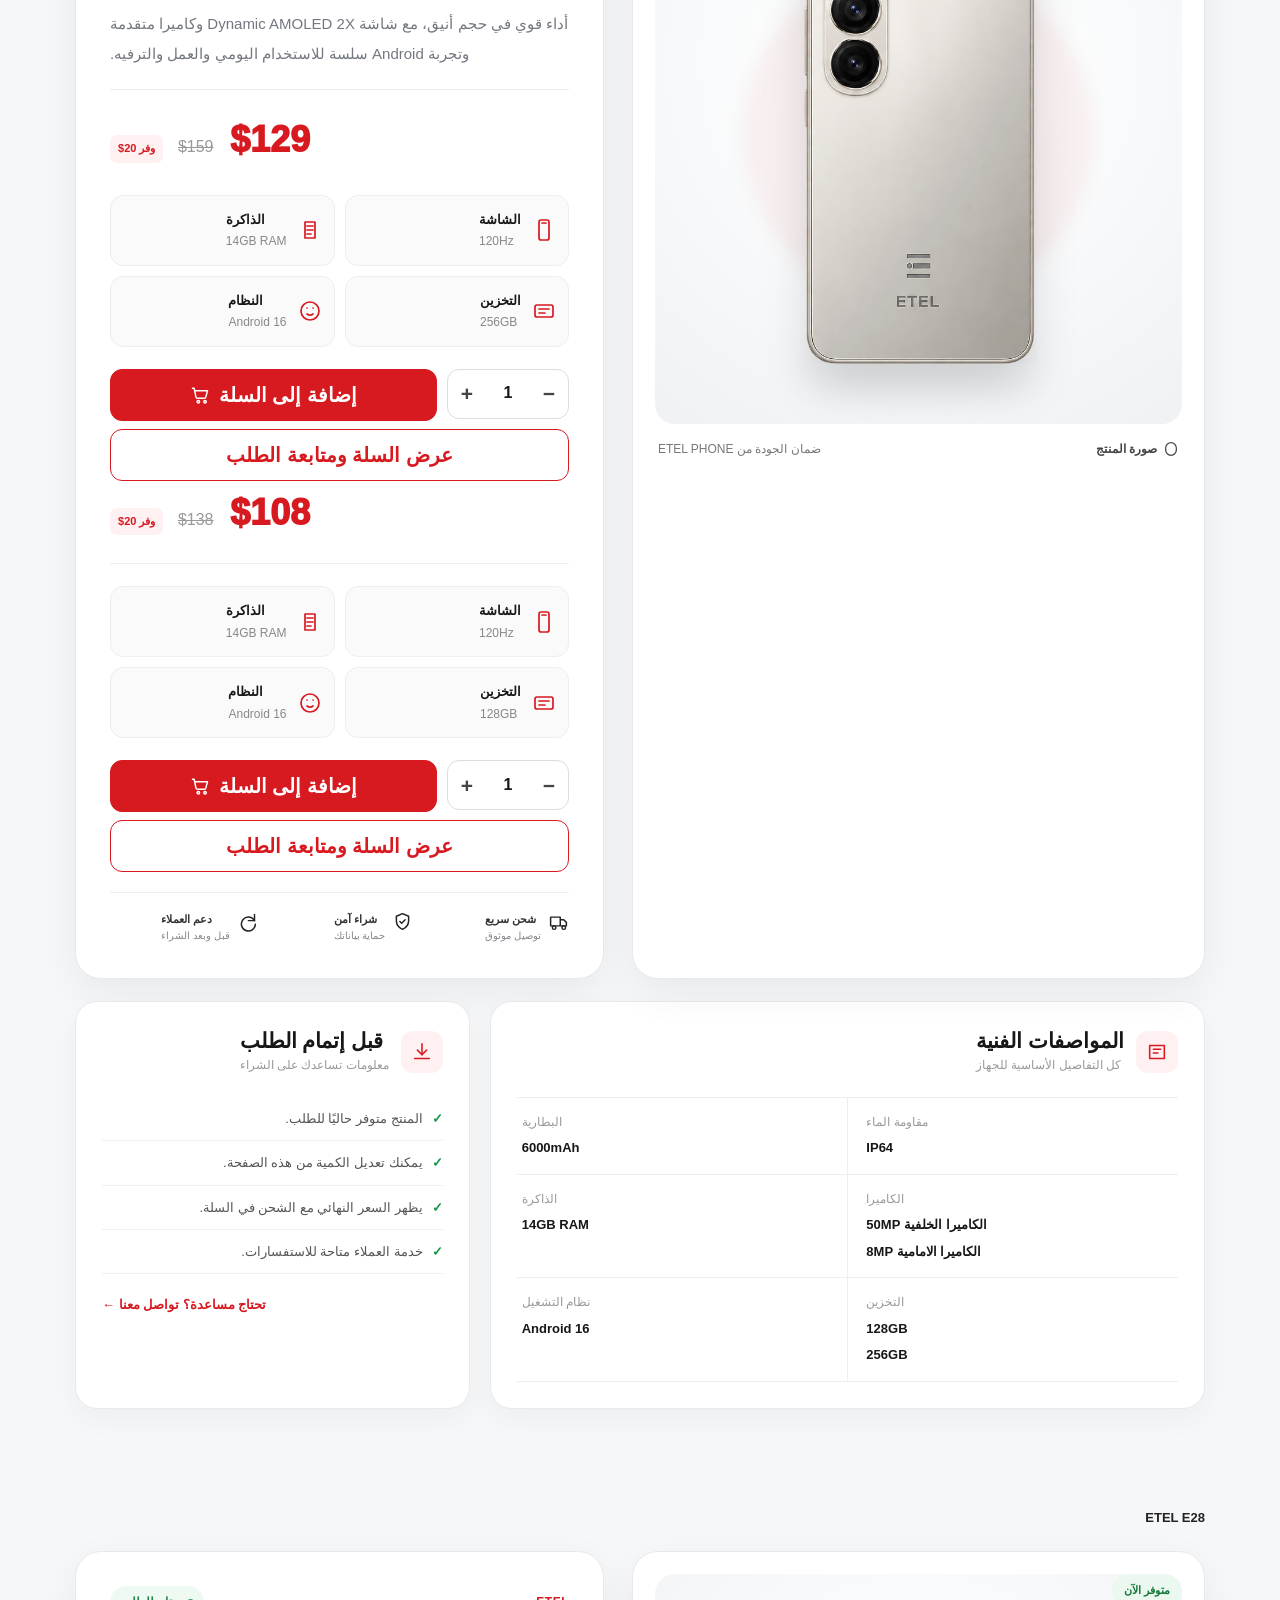
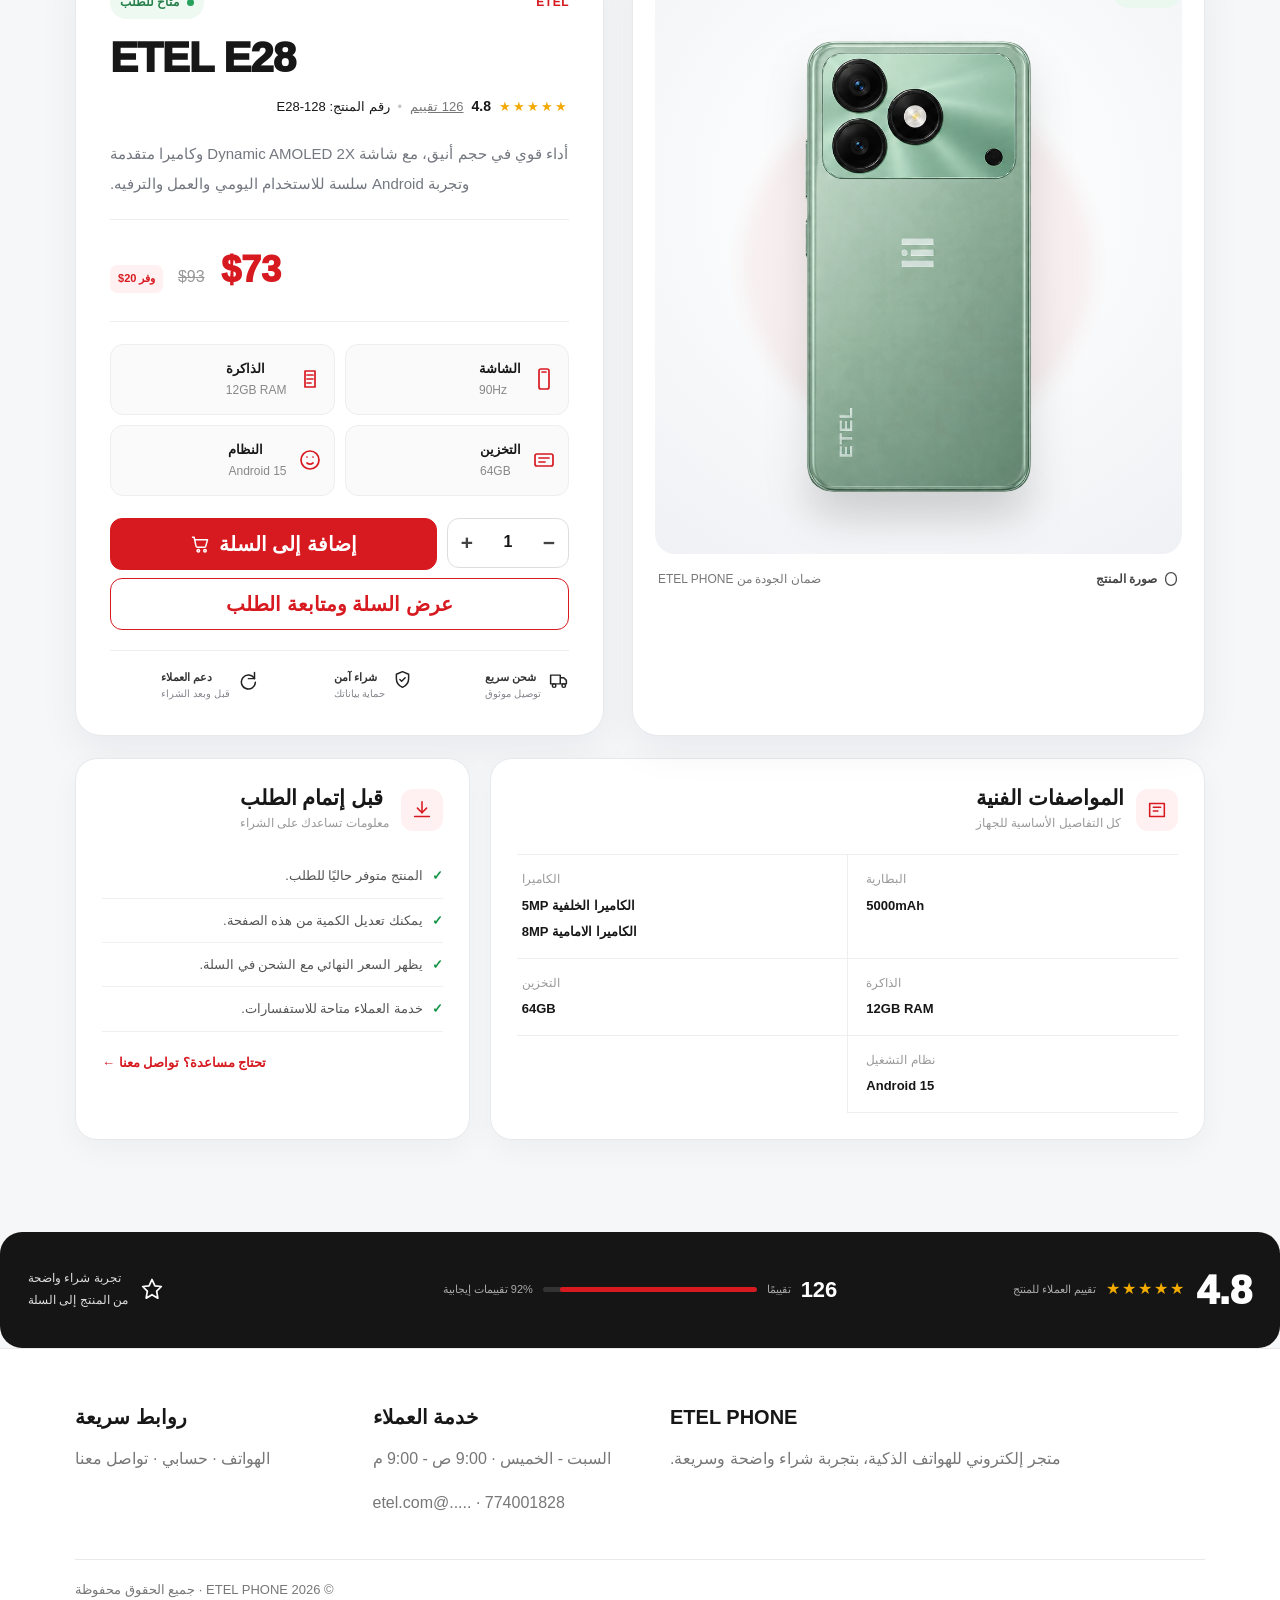
<file: html/details.html>
<!doctype html>
<html lang="ar" dir="rtl">
    <head>
        <meta charset="utf-8">
        <meta name="viewport" content="width=device-width,initial-scale=1">
        <meta name="description" content="تفاصيل Samsung Galaxy S24 - ETEL PHONE">
        <title>ETEL PHONE | ETEL</title>
        <link rel="stylesheet" href="../css/vendor/bootstrap.min.css">
        <link rel="stylesheet" href="../css/vendor/all.min.css">
        <link rel="stylesheet" href="../css/style.css">
    </head>
<body class="product-details-page">
    <div class="topbar">
        <div class="container d-flex justify-content-between">
            <span>774001828</span>
            <span>تسوق بثقة · ضمان جودة · شحن سريع</span>
        </div>
</div>
<nav class="navbar navbar-expand-lg">
    <div class="container">
        <a class="navbar-brand brand" href="index.html">ETEL <span>PHONE</span>
        </a>
    <button class="navbar-toggler" type="button" data-bs-toggle="collapse" data-bs-target="#nav">
        <span class="navbar-toggler-icon">
        </span>
</button>
<div id="nav" class="collapse navbar-collapse">
    <ul class="navbar-nav mx-auto align-items-lg-center">
        <li>
            <a class="nav-link" data-page="index.html" href="index.html">
                <svg class="menu-icon" viewBox="0 0 24 24">
                    <path d="M3 10.5 12 3l9 7.5"/>
                    <path d="M5 9.5V21h14V9.5"/>
                    <path d="M9 21v-6h6v6"/>
                </svg>الرئيسية</a>
    </li>
<li>
    <a class="nav-link" data-page="products.html" href="products.html">
        <svg class="menu-icon" viewBox="0 0 24 24">
            <rect x="7" y="2" width="10" height="20" rx="2"/>
            <path d="M11 18h2"/>
        </svg>الهواتف</a>
</li>
<li>
    <a class="nav-link" data-page="details.html" href="details.html">
        <svg class="menu-icon" viewBox="0 0 24 24">
            <circle cx="12" cy="12" r="9"/>
            <path d="M12 11v6M12 8h.01"/>
        </svg>التفاصيل</a>
</li>
<li>
    <a class="nav-link" data-page="account.html" href="account.html">
        <svg class="menu-icon" viewBox="0 0 24 24">
            <circle cx="12" cy="8" r="4"/>
            <path d="M4 21c.8-4 3.5-6 8-6s7.2 2 8 6"/>
        </svg>حسابي</a>
</li>
<li>
    <a class="nav-link" data-page="contact.html" href="contact.html">
        <svg class="menu-icon" viewBox="0 0 24 24">
            <path d="M4 14v-2a8 8 0 0 1 16 0v2"/>
            <path d="M4 14h4v6H6a2 2 0 0 1-2-2zM20 14h-4v6h2a2 2 0 0 0 2-2z"/>
        </svg>تواصل معنا</a>
</li>
</ul>
<a href="cart.html" class="cart-link position-relative">
    <svg class="menu-icon" viewBox="0 0 24 24">
        <path d="M3 4h2l2.2 10.5a2 2 0 0 0 2 1.5h7.8a2 2 0 0 0 1.9-1.4L21 7H6"/>
        <circle cx="10" cy="20" r="1.5"/>
        <circle cx="18" cy="20" r="1.5"/>
    </svg>السلة <span class="cart-count">0</span>
</a>
</div>
</div>
</nav>
<main>
    <div class="container detail-shell">
        <div class="breadcrumbs">
            <a href="index.html">الرئيسية</a>
            <span>/</span>
            <a href="products.html">الهواتف</a>
            <span>/</span>
            <strong>ETEL E68</strong>
        </div>
    <section class="product-detail-hero">
        <div class="product-gallery reveal">
            <div class="gallery-badges">
                <!-- <span class="gallery-badge hot">الأكثر طلبًا</span> -->
                <span class="gallery-badge stock">متوفر الآن</span>
            </div>
        <div class="gallery-main">
            <div class="gallery-glow">
            </div>
        <img id="mainProductImage" src="../images/etel-e68.png" alt="ETEL E68">
    </div>
<div class="gallery-caption">
    <span>
        <svg class="tiny-icon" viewBox="0 0 24 24">
            <path d="M4 12a8 8 0 0 0 16 0"/>
            <path d="M4 12V9a8 8 0 0 1 16 0v3"/>
        </svg> صورة المنتج</span>
<span>ضمان الجودة من ETEL PHONE</span>
</div>
</div>
<div class="product-purchase reveal">
    <div class="product-brand-line">
        <span>ETEL</span>
        <span class="availability">
            <i>
            </i> متاح للطلب</span>
</div>
<h1>ETEL E68</h1>
<div class="rating-line">
    <span class="stars">★★★★★</span>
    <b>4.8</b>
    <a href="#reviews">126 تقييم</a>
    <span class="dot">•</span>
    <span>رقم المنتج: E68-128</span>
</div>
<p class="product-lead">أداء قوي في حجم أنيق، مع شاشة Dynamic AMOLED 2X وكاميرا متقدمة وتجربة Android سلسة للاستخدام اليومي والعمل والترفيه.</p>
<div class="price-box">
    <div>
        <span class="current-price">$115</span>
        <del>$135</del>
        <span class="save-pill">وفر 20$</span>
    </div>
<small>السعر شامل التغليف · الشحن يحسب عند إتمام الطلب</small>
</div>
<div class="quick-specs">
    <div>
        <svg class="feature-icon" viewBox="0 0 24 24">
            <rect x="7" y="2" width="10" height="20" rx="2"/>
            <path d="M10 5h4"/>
        </svg>
    <div>
        <b>الشاشة</b>
        <span>120Hz</span>
    </div>
</div>
<div>
    <svg class="feature-icon" viewBox="0 0 24 24">
        <path d="M7 4h10v16H7z"/>
        <path d="M9 8h6M9 12h6M9 16h4"/>
    </svg>
<div>
    <b>الذاكرة</b>
    <span>12GB RAM</span>
</div>
</div>
<div>
    <svg class="feature-icon" viewBox="0 0 24 24">
        <rect x="3" y="6" width="18" height="12" rx="2"/>
        <path d="M7 10h10M7 14h6"/>
    </svg>
<div>
    <b>التخزين</b>
    <span>128GB</span>
</div>
</div>
<div>
    <svg class="feature-icon" viewBox="0 0 24 24">
        <circle cx="12" cy="12" r="9"/>
        <path d="M9 15c1.8 1.3 4.2 1.3 6 0M9 9h.01M15 9h.01"/>
    </svg>
<div>
    <b>النظام</b>
    <span>Android</span>
</div>
</div>
</div>
<div class="purchase-row">
    <div class="quantity-control" aria-label="الكمية" data-variant-id="ETEL-E68-80">
        <button type="button" class="qty-change" data-step="-1">−</button>
        <span class="productQty" data-variant-id="ETEL-E68-80">1</span>
        <button type="button" class="qty-change" data-step="1">+</button>
    </div>
<button class="btn btn-brand btn-lg add-cart detail-add" data-name="ETEL E68" data-price="115" data-image="../images/etel-e68.png">إضافة إلى السلة <svg class="button-icon" viewBox="0 0 24 24">
        <path d="M3 4h2l2.2 10.5a2 2 0 0 0 2 1.5h7.8a2 2 0 0 0 1.9-1.4L21 7H6"/>
        <circle cx="10" cy="20" r="1.5"/>
        <circle cx="18" cy="20" r="1.5"/>
    </svg>
</button>
</div>
<a href="cart.html" class="btn btn-outline-brand btn-lg w-100 mt-2">عرض السلة ومتابعة الطلب</a>
<div class="buy-benefits">
    <div>
        <svg viewBox="0 0 24 24">
            <path d="M3 7h11v10H3zM14 10h4l3 3v4h-7z"/>
            <circle cx="7" cy="19" r="2"/>
            <circle cx="18" cy="19" r="2"/>
        </svg>
    <span>
        <b>شحن سريع</b> توصيل موثوق</span>
</div>
<div>
    <svg viewBox="0 0 24 24">
        <path d="M12 3l7 3v5c0 5-3.2 8.2-7 10-3.8-1.8-7-5-7-10V6z"/>
        <path d="m9 12 2 2 4-4"/>
    </svg>
<span>
    <b>شراء آمن</b> حماية بياناتك</span>
</div>
<div>
    <svg viewBox="0 0 24 24">
        <path d="M20 11a8 8 0 1 0 1 4"/>
        <path d="M20 4v7h-7"/>
    </svg>
<span>
    <b>دعم العملاء</b> قبل وبعد الشراء</span>
</div>
</div>
</div>
</section>
<section class="detail-info-grid reveal">
    <div class="info-panel">
        <div class="panel-heading">
            <span class="panel-icon">
                <svg viewBox="0 0 24 24">
                    <path d="M4 5h16v14H4z"/>
                    <path d="M8 9h8M8 13h5"/>
                </svg>
        </span>
    <div>
        <h2>المواصفات الفنية</h2>
        <p>كل التفاصيل الأساسية للجهاز</p>
    </div>
</div>
<div class="spec-table">
    <div>
        <span>مقاومة الماء</span>
        <b>IP68</b>
    </div>
<div>
    <span>البطارية</span>
    <b>5200mAh</b>
</div>
<div>
    <span>الكاميرا</span>
    <b>الكاميرا الخلفية 50MP</b>
    <b>الكاميرا الامامية 8MP</b>
</div>
<div>
    <span>الذاكرة</span>
    <b>12GB RAM</b>
</div>
<div>
    <span>التخزين</span>
    <b>128GB</b>
</div>
<div>
    <span>نظام التشغيل</span>
    <b>Android</b>
</div>
</div>
</div>
<div class="info-panel shipping-panel">
    <div class="panel-heading">
        <span class="panel-icon">
            <svg viewBox="0 0 24 24">
                <path d="M12 3v12"/>
                <path d="m7 10 5 5 5-5"/>
                <path d="M4 19h16"/>
            </svg>
    </span>
<div>
    <h2>قبل إتمام الطلب</h2>
    <p>معلومات تساعدك على الشراء</p>
</div>
</div>
<ul class="check-list">
    <li>
        <span>✓</span> المنتج متوفر حاليًا للطلب.</li>
    <li>
        <span>✓</span> يمكنك تعديل الكمية من هذه الصفحة.</li>
    <li>
        <span>✓</span> يظهر السعر النهائي مع الشحن في السلة.</li>
    <li>
        <span>✓</span> خدمة العملاء متاحة للاستفسارات.</li>
</ul>
<a href="contact.html" class="text-link">تحتاج مساعدة؟ تواصل معنا ←</a>
</div>
</section>
 
     <div class="breadcrumbs">
          <strong>ETEL E64</strong>
     </div>
    <section class="product-detail-hero">
        <div class="product-gallery reveal">
            <div class="gallery-badges">
                <!-- <span class="gallery-badge hot">متوسط طلبًا</span> -->
                <span class="gallery-badge stock">متوفر الآن</span>
            </div>
        <div class="gallery-main">
            <div class="gallery-glow">
            </div>
        <img id="mainProductImage" src="../images/etel-e64.png" alt="ETEL E64">
    </div>
<div class="gallery-caption">
    <span>
        <svg class="tiny-icon" viewBox="0 0 24 24">
            <path d="M4 12a8 8 0 0 0 16 0"/>
            <path d="M4 12V9a8 8 0 0 1 16 0v3"/>
        </svg> صورة المنتج</span>
<span>ضمان الجودة من ETEL PHONE</span>
</div>
</div>
<div class="product-purchase reveal">
    <div class="product-brand-line">
        <span>ETEL</span>
        <span class="availability">
            <i>
            </i> متاح للطلب</span>
</div>
<h1>ETEL E64</h1>
<div class="rating-line">
    <span class="stars">★★★★★</span>
    <b>4.8</b>
    <a href="#reviews">126 تقييم</a>
    <span class="dot">•</span>
    <span>رقم المنتج: E64-256 / 128</span>
</div>
<p class="product-lead">أداء قوي في حجم أنيق، مع شاشة Dynamic AMOLED 2X وكاميرا متقدمة وتجربة Android سلسة للاستخدام اليومي والعمل والترفيه.</p>
 <div>
        <span class="current-price">$131</span>
        <del>$151</del>
        <span class="save-pill">وفر 20$</span>
    </div>
<div class="price-box">
    <div class="quick-specs">
    <div>
        <svg class="feature-icon" viewBox="0 0 24 24">
            <rect x="7" y="2" width="10" height="20" rx="2"/>
            <path d="M10 5h4"/>
        </svg>
    <div>
        <b>الشاشة</b>
        <span>120Hz</span>
    </div>
</div>
<div>
    <svg class="feature-icon" viewBox="0 0 24 24">
        <path d="M7 4h10v16H7z"/>
        <path d="M9 8h6M9 12h6M9 16h4"/>
    </svg>
<div>
    <b>الذاكرة</b>
    <span>4GB RAM</span>
</div>
</div>
<div>
    <svg class="feature-icon" viewBox="0 0 24 24">
        <rect x="3" y="6" width="18" height="12" rx="2"/>
        <path d="M7 10h10M7 14h6"/>
    </svg>
<div>
    <b>التخزين</b>
    <span>256GB</span>
</div>
</div>
<div>
    <svg class="feature-icon" viewBox="0 0 24 24">
        <circle cx="12" cy="12" r="9"/>
        <path d="M9 15c1.8 1.3 4.2 1.3 6 0M9 9h.01M15 9h.01"/>
    </svg>
<div>
    <b>النظام</b>
    <span>Android</span>
</div>
</div>
</div>

<div class="purchase-row">
    <div class="quantity-control" aria-label="الكمية" data-variant-id="E64-256">
        <button type="button" class="qty-change" data-step="-1">−</button>
        <span class="productQty" data-variant-id="E64-256">1</span>
        <button type="button" class="qty-change" data-step="1">+</button>
    </div>
    <button class="btn btn-brand btn-lg add-cart detail-add"
        data-name="ETEL E64"
        data-price="131"
        data-image="../images/etel-e64.png"
        data-variant-id="E64-256"
        data-screen="120Hz"
        data-ram="4GB RAM"
        data-storage="256GB"
        data-os="Android">
        إضافة إلى السلة
        <svg class="button-icon" viewBox="0 0 24 24">
            <path d="M3 4h2l2.2 10.5a2 2 0 0 0 2 1.5h7.8a2 2 0 0 0 1.9-1.4L21 7H6"/>
            <circle cx="10" cy="20" r="1.5"/>
            <circle cx="18" cy="20" r="1.5"/>
        </svg>
    </button>
</div>
<a href="cart.html" class="btn btn-outline-brand btn-lg w-100 mt-2">عرض السلة ومتابعة الطلب</a>

    <div>
        <span class="current-price">$114</span>
        <del>$134</del>
        <span class="save-pill">وفر 20$</span>
    </div>
<!-- <small>السعر شامل التغليف · الشحن يحسب عند إتمام الطلب</small> -->
</div>
<div class="quick-specs">
    <div>
        <svg class="feature-icon" viewBox="0 0 24 24">
            <rect x="7" y="2" width="10" height="20" rx="2"/>
            <path d="M10 5h4"/>
        </svg>
    <div>
        <b>الشاشة</b>
        <span>120Hz</span>
    </div>
</div>
<div>
    <svg class="feature-icon" viewBox="0 0 24 24">
        <path d="M7 4h10v16H7z"/>
        <path d="M9 8h6M9 12h6M9 16h4"/>
    </svg>
<div>
    <b>الذاكرة</b>
    <span>4GB RAM</span>
</div>
</div>
<div>
    <svg class="feature-icon" viewBox="0 0 24 24">
        <rect x="3" y="6" width="18" height="12" rx="2"/>
        <path d="M7 10h10M7 14h6"/>
    </svg>
<div>
    <b>التخزين</b>
    <span>128GB</span>
</div>
</div>
<div>
    <svg class="feature-icon" viewBox="0 0 24 24">
        <circle cx="12" cy="12" r="9"/>
        <path d="M9 15c1.8 1.3 4.2 1.3 6 0M9 9h.01M15 9h.01"/>
    </svg>
<div>
    <b>النظام</b>
    <span>Android</span>
</div>
</div>
</div>
<div class="purchase-row">
    <div class="quantity-control" aria-label="الكمية" data-variant-id="E64-128">
        <button type="button" class="qty-change" data-step="-1">−</button>
        <span class="productQty" data-variant-id="E64-128">1</span>
        <button type="button" class="qty-change" data-step="1">+</button>
    </div>
<button class="btn btn-brand btn-lg add-cart detail-add" data-name="ETEL E64" data-price="114" data-image="../images/etel-e64.png" data-variant-id="E64-128" data-screen="120Hz" data-ram="4GB RAM" data-storage="128GB" data-os="Android">إضافة إلى السلة <svg class="button-icon" viewBox="0 0 24 24">
        <path d="M3 4h2l2.2 10.5a2 2 0 0 0 2 1.5h7.8a2 2 0 0 0 1.9-1.4L21 7H6"/>
        <circle cx="10" cy="20" r="1.5"/>
        <circle cx="18" cy="20" r="1.5"/>
    </svg>
</button>
</div>
<a href="cart.html" class="btn btn-outline-brand btn-lg w-100 mt-2">عرض السلة ومتابعة الطلب</a>
<div class="buy-benefits">
    <div>
        <svg viewBox="0 0 24 24">
            <path d="M3 7h11v10H3zM14 10h4l3 3v4h-7z"/>
            <circle cx="7" cy="19" r="2"/>
            <circle cx="18" cy="19" r="2"/>
        </svg>
    <span>
        <b>شحن سريع</b> توصيل موثوق</span>
</div>
<div>
    <svg viewBox="0 0 24 24">
        <path d="M12 3l7 3v5c0 5-3.2 8.2-7 10-3.8-1.8-7-5-7-10V6z"/>
        <path d="m9 12 2 2 4-4"/>
    </svg>
<span>
    <b>شراء آمن</b> حماية بياناتك</span>
</div>
<div>
    <svg viewBox="0 0 24 24">
        <path d="M20 11a8 8 0 1 0 1 4"/>
        <path d="M20 4v7h-7"/>
    </svg>
<span>
    <b>دعم العملاء</b> قبل وبعد الشراء</span>
</div>
</div>
</div>
</section>
<section class="detail-info-grid reveal">
    <div class="info-panel">
        <div class="panel-heading">
            <span class="panel-icon">
                <svg viewBox="0 0 24 24">
                    <path d="M4 5h16v14H4z"/>
                    <path d="M8 9h8M8 13h5"/>
                </svg>
        </span>
    <div>
        <h2>المواصفات الفنية</h2>
        <p>كل التفاصيل الأساسية للجهاز</p>
    </div>
</div>
<div class="spec-table">
    <div>
        <span>مقاومة الماء</span>
        <b>IP64</b>
    </div>
<div>
    <span>البطارية</span>
    <b>5000mAh</b>
</div>
<div>
    <span>الكاميرا</span>
    <b>الكاميرا 50MP</b>
</div>
<div>
    <span>الذاكرة</span>
    <b>4GB RAM</b>
</div>
<div>
    <span>التخزين</span>
    <b>256GB</b>
    <b>128GB</b>
</div>
<div>
    <span>نظام التشغيل</span>
    <b>Android</b>
</div>
</div>
</div>
<div class="info-panel shipping-panel">
    <div class="panel-heading">
        <span class="panel-icon">
            <svg viewBox="0 0 24 24">
                <path d="M12 3v12"/>
                <path d="m7 10 5 5 5-5"/>
                <path d="M4 19h16"/>
            </svg>
    </span>
<div>
    <h2>قبل إتمام الطلب</h2>
    <p>معلومات تساعدك على الشراء</p>
</div>
</div>
<ul class="check-list">
    <li>
        <span>✓</span> المنتج متوفر حاليًا للطلب.</li>
    <li>
        <span>✓</span> يمكنك تعديل الكمية من هذه الصفحة.</li>
    <li>
        <span>✓</span> يظهر السعر النهائي مع الشحن في السلة.</li>
    <li>
        <span>✓</span> خدمة العملاء متاحة للاستفسارات.</li>
</ul>
<a href="contact.html" class="text-link">تحتاج مساعدة؟ تواصل معنا ←</a>
</div>
</div>
</section> 
   
<div class="container detail-shell">
     <div class="breadcrumbs">
          <strong>ETEL P66</strong>
     </div>
    <section class="product-detail-hero">
        <div class="product-gallery reveal">
            <div class="gallery-badges">
                <!-- <span class="gallery-badge hot">متوسط طلبًا</span> -->
                <span class="gallery-badge stock">متوفر الآن</span>
            </div>
        <div class="gallery-main">
            <div class="gallery-glow">
            </div>
        <img id="mainProductImage" src="../images/etel-p66.png" alt="ETEL P66">
    </div>
<div class="gallery-caption">
    <span>
        <svg class="tiny-icon" viewBox="0 0 24 24">
            <path d="M4 12a8 8 0 0 0 16 0"/>
            <path d="M4 12V9a8 8 0 0 1 16 0v3"/>
        </svg> صورة المنتج</span>
<span>ضمان الجودة من ETEL PHONE</span>
</div>
</div>
<div class="product-purchase reveal">
    <div class="product-brand-line">
        <span>ETEL</span>
        <span class="availability">
            <i>
            </i> متاح للطلب</span>
</div>
<h1>ETEL P66</h1>
<div class="rating-line">
    <span class="stars">★★★★★</span>
    <b>4.8</b>
    <a href="#reviews">126 تقييم</a>
    <span class="dot">•</span>
    <span>رقم المنتج: P66-128 / 256</span>
</div>
<p class="product-lead">أداء قوي في حجم أنيق، مع شاشة Dynamic AMOLED 2X وكاميرا متقدمة وتجربة Android سلسة للاستخدام اليومي والعمل والترفيه.</p>
<div class="price-box">
    <div>
        <span class="current-price">$128</span>
        <del>$148</del>
        <span class="save-pill">وفر 20$</span>
    </div>
    <div class="quick-specs">
    <div>
        <svg class="feature-icon" viewBox="0 0 24 24">
            <rect x="7" y="2" width="10" height="20" rx="2"/>
            <path d="M10 5h4"/>
        </svg>
    <div>
        <b>الشاشة</b>
        <span>120Hz</span>
    </div>
</div>
<div>
    <svg class="feature-icon" viewBox="0 0 24 24">
        <path d="M7 4h10v16H7z"/>
        <path d="M9 8h6M9 12h6M9 16h4"/>
    </svg>
<div>
    <b>الذاكرة</b>
    <span>14GB RAM</span>
</div>
</div>
<div>
    <svg class="feature-icon" viewBox="0 0 24 24">
        <rect x="3" y="6" width="18" height="12" rx="2"/>
        <path d="M7 10h10M7 14h6"/>
    </svg>
<div>
    <b>التخزين</b>
    <span>128GB</span>
</div>
</div>
<div>
    <svg class="feature-icon" viewBox="0 0 24 24">
        <circle cx="12" cy="12" r="9"/>
        <path d="M9 15c1.8 1.3 4.2 1.3 6 0M9 9h.01M15 9h.01"/>
    </svg>
<div>
    <b>النظام</b>
    <span>Android 16</span>
</div>
</div>
</div>

  <div class="purchase-row">
    <div class="quantity-control" aria-label="الكمية" data-variant-id="P66-128">
        <button type="button" class="qty-change" data-step="-1">−</button>
        <span class="productQty" data-variant-id="E64-128">1</span>
        <button type="button" class="qty-change" data-step="1">+</button>
    </div>
    <button class="btn btn-brand btn-lg add-cart detail-add"
        data-name="ETEL P66"
        data-price="128"
        data-image="../images/etel-p66.png"
        data-variant-id="P66-128"
        data-screen="120Hz"
        data-ram="4GB RAM"
        data-storage="128GB"
        data-os="Android">
        إضافة إلى السلة
        <svg class="button-icon" viewBox="0 0 24 24">
            <path d="M3 4h2l2.2 10.5a2 2 0 0 0 2 1.5h7.8a2 2 0 0 0 1.9-1.4L21 7H6"/>
            <circle cx="10" cy="20" r="1.5"/>
            <circle cx="18" cy="20" r="1.5"/>
        </svg>
    </button>
</div>
<a href="cart.html" class="btn btn-outline-brand btn-lg w-100 mt-2">عرض السلة ومتابعة الطلب</a>

    <div>
        <span class="current-price">$131</span>
        <del>$151</del>
        <span class="save-pill">وفر 20$</span>
    </div>
<!-- <small>السعر شامل التغليف · الشحن يحسب عند إتمام الطلب</small> -->
</div>
<div class="quick-specs">
    <div>
        <svg class="feature-icon" viewBox="0 0 24 24">
            <rect x="7" y="2" width="10" height="20" rx="2"/>
            <path d="M10 5h4"/>
        </svg>
    <div>
        <b>الشاشة</b>
        <span>120Hz</span>
    </div>
</div>
<div>
    <svg class="feature-icon" viewBox="0 0 24 24">
        <path d="M7 4h10v16H7z"/>
        <path d="M9 8h6M9 12h6M9 16h4"/>
    </svg>
<div>
    <b>الذاكرة</b>
    <span>14GB RAM</span>
</div>
</div>
<div>
    <svg class="feature-icon" viewBox="0 0 24 24">
        <rect x="3" y="6" width="18" height="12" rx="2"/>
        <path d="M7 10h10M7 14h6"/>
    </svg>
<div>
    <b>التخزين</b>
    <span>256GB</span>
</div>
</div>
<div>
    <svg class="feature-icon" viewBox="0 0 24 24">
        <circle cx="12" cy="12" r="9"/>
        <path d="M9 15c1.8 1.3 4.2 1.3 6 0M9 9h.01M15 9h.01"/>
    </svg>
<div>
    <b>النظام</b>
    <span>Android 16</span>
</div>
</div>
</div>
<div class="purchase-row">
    <div class="quantity-control" aria-label="الكمية" data-variant-id="ETEL-P66-256">
        <button type="button" class="qty-change" data-step="-1">−</button>
        <span class="productQty" data-variant-id="ETEL-P66-256">1</span>
        <button type="button" class="qty-change" data-step="1">+</button>
    </div>
<button class="btn btn-brand btn-lg add-cart detail-add" data-name="ETEL P66" data-price="131" data-image="../images/etel-p66.png">إضافة إلى السلة <svg class="button-icon" viewBox="0 0 24 24">
        <path d="M3 4h2l2.2 10.5a2 2 0 0 0 2 1.5h7.8a2 2 0 0 0 1.9-1.4L21 7H6"/>
        <circle cx="10" cy="20" r="1.5"/>
        <circle cx="18" cy="20" r="1.5"/>
    </svg>
</button>
</div>
<a href="cart.html" class="btn btn-outline-brand btn-lg w-100 mt-2">عرض السلة ومتابعة الطلب</a>
<div class="buy-benefits">
    <div>
        <svg viewBox="0 0 24 24">
            <path d="M3 7h11v10H3zM14 10h4l3 3v4h-7z"/>
            <circle cx="7" cy="19" r="2"/>
            <circle cx="18" cy="19" r="2"/>
        </svg>
    <span>
        <b>شحن سريع</b> توصيل موثوق</span>
</div>
<div>
    <svg viewBox="0 0 24 24">
        <path d="M12 3l7 3v5c0 5-3.2 8.2-7 10-3.8-1.8-7-5-7-10V6z"/>
        <path d="m9 12 2 2 4-4"/>
    </svg>
<span>
    <b>شراء آمن</b> حماية بياناتك</span>
</div>
<div>
    <svg viewBox="0 0 24 24">
        <path d="M20 11a8 8 0 1 0 1 4"/>
        <path d="M20 4v7h-7"/>
    </svg>
<span>
    <b>دعم العملاء</b> قبل وبعد الشراء</span>
</div>
</div>
</div>
</section>
<section class="detail-info-grid reveal">
    <div class="info-panel">
        <div class="panel-heading">
            <span class="panel-icon">
                <svg viewBox="0 0 24 24">
                    <path d="M4 5h16v14H4z"/>
                    <path d="M8 9h8M8 13h5"/>
                </svg>
        </span>
    <div>
        <h2>المواصفات الفنية</h2>
        <p>كل التفاصيل الأساسية للجهاز</p>
    </div>
</div>
<div class="spec-table">
    <div>
        <span>مقاومة الماء</span>
        <b>IP64</b>
    </div>
<div>
    <span>البطارية</span>
    <b>6000mAh</b>
</div>
<div>
    <span>الكاميرا</span>
    <b>الكاميرا الخلفية 50MP</b>
    <b>الكاميرا الامامية 8MP</b>
</div>
<div>
    <span>الذاكرة</span>
    <b>4GB RAM</b>
</div>
<div>
    <span>التخزين</span>
    <b>128GB</b>
    <b>256GB</b>
</div>
<div>
    <span>نظام التشغيل</span>
    <b>Android 16</b>
</div>
</div>
</div>
<div class="info-panel shipping-panel">
    <div class="panel-heading">
        <span class="panel-icon">
            <svg viewBox="0 0 24 24">
                <path d="M12 3v12"/>
                <path d="m7 10 5 5 5-5"/>
                <path d="M4 19h16"/>
            </svg>
    </span>
<div>
    <h2>قبل إتمام الطلب</h2>
    <p>معلومات تساعدك على الشراء</p>
</div>
</div>
<ul class="check-list">
    <li>
        <span>✓</span> المنتج متوفر حاليًا للطلب.</li>
    <li>
        <span>✓</span> يمكنك تعديل الكمية من هذه الصفحة.</li>
    <li>
        <span>✓</span> يظهر السعر النهائي مع الشحن في السلة.</li>
    <li>
        <span>✓</span> خدمة العملاء متاحة للاستفسارات.</li>
</ul>
<a href="contact.html" class="text-link">تحتاج مساعدة؟ تواصل معنا ←</a>
</div>
</div>
</section>
   <div class="container detail-shell">
    <div class="breadcrumbs">
            <strong>ETEL E67</strong>
        </div>
    <section class="product-detail-hero">
        <div class="product-gallery reveal">
            <div class="gallery-badges">
                <!-- <span class="gallery-badge hot">الأكثر طلبًا</span> -->
                <span class="gallery-badge stock">متوفر الآن</span>
            </div>
        <div class="gallery-main">
            <div class="gallery-glow">
            </div>
        <img id="mainProductImage" src="../images/etel-e67.png" alt="ETEL E67">
    </div>
<div class="gallery-caption">
    <span>
        <svg class="tiny-icon" viewBox="0 0 24 24">
            <path d="M4 12a8 8 0 0 0 16 0"/>
            <path d="M4 12V9a8 8 0 0 1 16 0v3"/>
        </svg> صورة المنتج</span>
<span>ضمان الجودة من ETEL PHONE</span>
</div>
</div>
<div class="product-purchase reveal">
    <div class="product-brand-line">
        <span>ETEL</span>
        <span class="availability">
            <i>
            </i> متاح للطلب</span>
</div>
<h1>ETEL E67</h1>
<div class="rating-line">
    <span class="stars">★★★★★</span>
    <b>4.8</b>
    <a href="#reviews">126 تقييم</a>
    <span class="dot">•</span>
    <span>رقم المنتج: E67-128</span>
</div>
<p class="product-lead">أداء قوي في حجم أنيق، مع شاشة Dynamic AMOLED 2X وكاميرا متقدمة وتجربة Android سلسة للاستخدام اليومي والعمل والترفيه.</p>
<div class="price-box">
    <div>
        <span class="current-price">$98</span>
        <del>$128</del>
        <span class="save-pill">وفر 20$</span>
    </div>
<!-- <small>السعر شامل التغليف · الشحن يحسب عند إتمام الطلب</small> -->
</div>
<div class="quick-specs">
    <div>
        <svg class="feature-icon" viewBox="0 0 24 24">
            <rect x="7" y="2" width="10" height="20" rx="2"/>
            <path d="M10 5h4"/>
        </svg>
    <div>
        <b>الشاشة</b>
        <span>120Hz</span>
    </div>
</div>
<div>
    <svg class="feature-icon" viewBox="0 0 24 24">
        <path d="M7 4h10v16H7z"/>
        <path d="M9 8h6M9 12h6M9 16h4"/>
    </svg>
<div>
    <b>الذاكرة</b>
    <span>14GB RAM</span>
</div>
</div>
<div>
    <svg class="feature-icon" viewBox="0 0 24 24">
        <rect x="3" y="6" width="18" height="12" rx="2"/>
        <path d="M7 10h10M7 14h6"/>
    </svg>
<div>
    <b>التخزين</b>
    <span>128GB</span>
</div>
</div>
<div>
    <svg class="feature-icon" viewBox="0 0 24 24">
        <circle cx="12" cy="12" r="9"/>
        <path d="M9 15c1.8 1.3 4.2 1.3 6 0M9 9h.01M15 9h.01"/>
    </svg>
<div>
    <b>النظام</b>
    <span>Android 16</span>
</div>
</div>
</div>
<div class="purchase-row">
    <div class="quantity-control" aria-label="الكمية" data-variant-id="ETEL-E67-98">
        <button type="button" class="qty-change" data-step="-1">−</button>
        <span class="productQty" data-variant-id="ETEL-E67-98">1</span>
        <button type="button" class="qty-change" data-step="1">+</button>
    </div>
<button class="btn btn-brand btn-lg add-cart detail-add" data-name="ETEL E67" data-price="98" data-image="../images/etel-e67.png">إضافة إلى السلة <svg class="button-icon" viewBox="0 0 24 24">
        <path d="M3 4h2l2.2 10.5a2 2 0 0 0 2 1.5h7.8a2 2 0 0 0 1.9-1.4L21 7H6"/>
        <circle cx="10" cy="20" r="1.5"/>
        <circle cx="18" cy="20" r="1.5"/>
    </svg>
</button>
</div>
<a href="cart.html" class="btn btn-outline-brand btn-lg w-100 mt-2">عرض السلة ومتابعة الطلب</a>
<div class="buy-benefits">
    <div>
        <svg viewBox="0 0 24 24">
            <path d="M3 7h11v10H3zM14 10h4l3 3v4h-7z"/>
            <circle cx="7" cy="19" r="2"/>
            <circle cx="18" cy="19" r="2"/>
        </svg>
    <span>
        <b>شحن سريع</b> توصيل موثوق</span>
</div>
<div>
    <svg viewBox="0 0 24 24">
        <path d="M12 3l7 3v5c0 5-3.2 8.2-7 10-3.8-1.8-7-5-7-10V6z"/>
        <path d="m9 12 2 2 4-4"/>
    </svg>
<span>
    <b>شراء آمن</b> حماية بياناتك</span>
</div>
<div>
    <svg viewBox="0 0 24 24">
        <path d="M20 11a8 8 0 1 0 1 4"/>
        <path d="M20 4v7h-7"/>
    </svg>
<span>
    <b>دعم العملاء</b> قبل وبعد الشراء</span>
</div>
</div>
</div>
</section>
<section class="detail-info-grid reveal">
    <div class="info-panel">
        <div class="panel-heading">
            <span class="panel-icon">
                <svg viewBox="0 0 24 24">
                    <path d="M4 5h16v14H4z"/>
                    <path d="M8 9h8M8 13h5"/>
                </svg>
        </span>
    <div>
        <h2>المواصفات الفنية</h2>
        <p>كل التفاصيل الأساسية للجهاز</p>
    </div>
</div>
<div class="spec-table">
    <div>
        <span>مقاومة الماء</span>
        <b>IP68</b>
    </div>
<div>
    <span>البطارية</span>
    <b>6000mAh</b>
</div>
<div>
    <span>الكاميرا</span>
    <b>الكاميرا الخلفية 50MP</b>
    <b>الكاميرا الامامية 8MP</b>
</div>
<div>
    <span>الذاكرة</span>
    <b>14GB RAM</b>
</div>
<div>
    <span>التخزين</span>
    <b>128GB</b>
</div>
<div>
    <span>نظام التشغيل</span>
    <b>Android 16</b>
</div>
</div>
</div>
<div class="info-panel shipping-panel">
    <div class="panel-heading">
        <span class="panel-icon">
            <svg viewBox="0 0 24 24">
                <path d="M12 3v12"/>
                <path d="m7 10 5 5 5-5"/>
                <path d="M4 19h16"/>
            </svg>
    </span>
<div>
    <h2>قبل إتمام الطلب</h2>
    <p>معلومات تساعدك على الشراء</p>
</div>
</div>
<ul class="check-list">
    <li>
        <span>✓</span> المنتج متوفر حاليًا للطلب.</li>
    <li>
        <span>✓</span> يمكنك تعديل الكمية من هذه الصفحة.</li>
    <li>
        <span>✓</span> يظهر السعر النهائي مع الشحن في السلة.</li>
    <li>
        <span>✓</span> خدمة العملاء متاحة للاستفسارات.</li>
</ul>
<a href="contact.html" class="text-link">تحتاج مساعدة؟ تواصل معنا ←</a>
</div>
</div>
</section>
  <div class="container detail-shell">
    <div class="breadcrumbs">
            <strong>ETEL P65</strong>
        </div>
    <section class="product-detail-hero">
        <div class="product-gallery reveal">
            <div class="gallery-badges">
                <!-- <span class="gallery-badge hot">الأكثر طلبًا</span> -->
                <span class="gallery-badge stock">متوفر الآن</span>
            </div>
        <div class="gallery-main">
            <div class="gallery-glow">
            </div>
        <img id="mainProductImage" src="../images/etel-p65.png" alt="ETEL P65">
    </div>
<div class="gallery-caption">
    <span>
        <svg class="tiny-icon" viewBox="0 0 24 24">
            <path d="M4 12a8 8 0 0 0 16 0"/>
            <path d="M4 12V9a8 8 0 0 1 16 0v3"/>
        </svg> صورة المنتج</span>
<span>ضمان الجودة من ETEL PHONE</span>
</div>
</div>
<div class="product-purchase reveal">
    <div class="product-brand-line">
        <span>ETEL</span>
        <span class="availability">
            <i>
            </i> متاح للطلب</span>
</div>
<h1>ETEL P65</h1>
<div class="rating-line">
    <span class="stars">★★★★★</span>
    <b>4.8</b>
    <a href="#reviews">126 تقييم</a>
    <span class="dot">•</span>
    <span>رقم المنتج: P65-128 / 256</span>
</div>
<p class="product-lead">أداء قوي في حجم أنيق، مع شاشة Dynamic AMOLED 2X وكاميرا متقدمة وتجربة Android سلسة للاستخدام اليومي والعمل والترفيه.</p>
<div class="price-box">
   <div>
        <span class="current-price">$129</span>
        <del>$159</del>
        <span class="save-pill">وفر 20$</span>
    </div>
    <div class="quick-specs">
    <div>
        <svg class="feature-icon" viewBox="0 0 24 24">
            <rect x="7" y="2" width="10" height="20" rx="2"/>
            <path d="M10 5h4"/>
        </svg>
    <div>
        <b>الشاشة</b>
        <span>120Hz</span>
    </div>
</div>
<div>
    <svg class="feature-icon" viewBox="0 0 24 24">
        <path d="M7 4h10v16H7z"/>
        <path d="M9 8h6M9 12h6M9 16h4"/>
    </svg>
<div>
    <b>الذاكرة</b>
    <span>14GB RAM</span>
</div>
</div>
<div>
    <svg class="feature-icon" viewBox="0 0 24 24">
        <rect x="3" y="6" width="18" height="12" rx="2"/>
        <path d="M7 10h10M7 14h6"/>
    </svg>
<div>
    <b>التخزين</b>
    <span>256GB</span>
</div>
</div>
<div>
    <svg class="feature-icon" viewBox="0 0 24 24">
        <circle cx="12" cy="12" r="9"/>
        <path d="M9 15c1.8 1.3 4.2 1.3 6 0M9 9h.01M15 9h.01"/>
    </svg>
<div>
    <b>النظام</b>
    <span>Android 16</span>
</div>
</div>
</div>

  <div class="purchase-row">
    <div class="quantity-control" aria-label="الكمية" data-variant-id="P65-256">
        <button type="button" class="qty-change" data-step="-1">−</button>
        <span class="productQty" data-variant-id="P65-256">1</span>
        <button type="button" class="qty-change" data-step="1">+</button>
    </div>
    <button class="btn btn-brand btn-lg add-cart detail-add"
        data-name="ETEL P65"
        data-price="129"
        data-image="../images/etel-e64.png"
        data-variant-id="P65-256"
        data-screen="120Hz"
        data-ram="4GB RAM"
        data-storage="256GB"
        data-os="Android">
        إضافة إلى السلة
        <svg class="button-icon" viewBox="0 0 24 24">
            <path d="M3 4h2l2.2 10.5a2 2 0 0 0 2 1.5h7.8a2 2 0 0 0 1.9-1.4L21 7H6"/>
            <circle cx="10" cy="20" r="1.5"/>
            <circle cx="18" cy="20" r="1.5"/>
        </svg>
    </button>
</div>
<a href="cart.html" class="btn btn-outline-brand btn-lg w-100 mt-2">عرض السلة ومتابعة الطلب</a>

    <div>
        <span class="current-price">$108</span>
        <del>$138</del>
        <span class="save-pill">وفر 20$</span>
    </div>
<!-- <small>السعر شامل التغليف · الشحن يحسب عند إتمام الطلب</small> -->
</div>
<div class="quick-specs">
    <div>
        <svg class="feature-icon" viewBox="0 0 24 24">
            <rect x="7" y="2" width="10" height="20" rx="2"/>
            <path d="M10 5h4"/>
        </svg>
    <div>
        <b>الشاشة</b>
        <span>120Hz</span>
    </div>
</div>
<div>
    <svg class="feature-icon" viewBox="0 0 24 24">
        <path d="M7 4h10v16H7z"/>
        <path d="M9 8h6M9 12h6M9 16h4"/>
    </svg>
<div>
    <b>الذاكرة</b>
    <span>14GB RAM</span>
</div>
</div>
<div>
    <svg class="feature-icon" viewBox="0 0 24 24">
        <rect x="3" y="6" width="18" height="12" rx="2"/>
        <path d="M7 10h10M7 14h6"/>
    </svg>
<div>
    <b>التخزين</b>
    <span>128GB</span>
</div>
</div>
<div>
    <svg class="feature-icon" viewBox="0 0 24 24">
        <circle cx="12" cy="12" r="9"/>
        <path d="M9 15c1.8 1.3 4.2 1.3 6 0M9 9h.01M15 9h.01"/>
    </svg>
<div>
    <b>النظام</b>
    <span>Android 16</span>
</div>
</div>
</div>
<div class="purchase-row">
    <div class="quantity-control" aria-label="الكمية" data-variant-id="ETEL-P65-128">
        <button type="button" class="qty-change" data-step="-1">−</button>
        <span class="productQty" data-variant-id="ETEL-P65-128">1</span>
        <button type="button" class="qty-change" data-step="1">+</button>
    </div>
<button class="btn btn-brand btn-lg add-cart detail-add" data-name="ETEL P65" data-price="108" data-image="../images/etel-p65.png">إضافة إلى السلة <svg class="button-icon" viewBox="0 0 24 24">
        <path d="M3 4h2l2.2 10.5a2 2 0 0 0 2 1.5h7.8a2 2 0 0 0 1.9-1.4L21 7H6"/>
        <circle cx="10" cy="20" r="1.5"/>
        <circle cx="18" cy="20" r="1.5"/>
    </svg>
</button>
</div>
<a href="cart.html" class="btn btn-outline-brand btn-lg w-100 mt-2">عرض السلة ومتابعة الطلب</a>
<div class="buy-benefits">
    <div>
        <svg viewBox="0 0 24 24">
            <path d="M3 7h11v10H3zM14 10h4l3 3v4h-7z"/>
            <circle cx="7" cy="19" r="2"/>
            <circle cx="18" cy="19" r="2"/>
        </svg>
    <span>
        <b>شحن سريع</b> توصيل موثوق</span>
</div>
<div>
    <svg viewBox="0 0 24 24">
        <path d="M12 3l7 3v5c0 5-3.2 8.2-7 10-3.8-1.8-7-5-7-10V6z"/>
        <path d="m9 12 2 2 4-4"/>
    </svg>
<span>
    <b>شراء آمن</b> حماية بياناتك</span>
</div>
<div>
    <svg viewBox="0 0 24 24">
        <path d="M20 11a8 8 0 1 0 1 4"/>
        <path d="M20 4v7h-7"/>
    </svg>
<span>
    <b>دعم العملاء</b> قبل وبعد الشراء</span>
</div>
</div>
</div>
</section>
<section class="detail-info-grid reveal">
    <div class="info-panel">
        <div class="panel-heading">
            <span class="panel-icon">
                <svg viewBox="0 0 24 24">
                    <path d="M4 5h16v14H4z"/>
                    <path d="M8 9h8M8 13h5"/>
                </svg>
        </span>
    <div>
        <h2>المواصفات الفنية</h2>
        <p>كل التفاصيل الأساسية للجهاز</p>
    </div>
</div>
<div class="spec-table">
    <div>
        <span>مقاومة الماء</span>
        <b>IP64</b>
    </div>
<div>
    <span>البطارية</span>
    <b>6000mAh</b>
</div>
<div>
    <span>الكاميرا</span>
    <b>الكاميرا الخلفية 50MP</b>
    <b>الكاميرا الامامية 8MP</b>
</div>
<div>
    <span>الذاكرة</span>
    <b>14GB RAM</b>
</div>
<div>
    <span>التخزين</span>
    <b>128GB</b>
    <b>256GB</b>
</div>
<div>
    <span>نظام التشغيل</span>
    <b>Android 16</b>
</div>
</div>
</div>
<div class="info-panel shipping-panel">
    <div class="panel-heading">
        <span class="panel-icon">
            <svg viewBox="0 0 24 24">
                <path d="M12 3v12"/>
                <path d="m7 10 5 5 5-5"/>
                <path d="M4 19h16"/>
            </svg>
    </span>
<div>
    <h2>قبل إتمام الطلب</h2>
    <p>معلومات تساعدك على الشراء</p>
</div>
</div>
<ul class="check-list">
    <li>
        <span>✓</span> المنتج متوفر حاليًا للطلب.</li>
    <li>
        <span>✓</span> يمكنك تعديل الكمية من هذه الصفحة.</li>
    <li>
        <span>✓</span> يظهر السعر النهائي مع الشحن في السلة.</li>
    <li>
        <span>✓</span> خدمة العملاء متاحة للاستفسارات.</li>
</ul>
<a href="contact.html" class="text-link">تحتاج مساعدة؟ تواصل معنا ←</a>
</div>
</div>
</section>
    <div class="container detail-shell">
       <div class="breadcrumbs">
            <strong>ETEL E28</strong>
        </div>
    <section class="product-detail-hero">
        <div class="product-gallery reveal">
            <div class="gallery-badges">
                <!-- <span class="gallery-badge hot">الأكثر طلبًا</span> -->
                <span class="gallery-badge stock">متوفر الآن</span>
            </div>
        <div class="gallery-main">
            <div class="gallery-glow">
            </div>
        <img id="mainProductImage" src="../images/etel-e28.png" alt="ETEL E28">
    </div>
<div class="gallery-caption">
    <span>
        <svg class="tiny-icon" viewBox="0 0 24 24">
            <path d="M4 12a8 8 0 0 0 16 0"/>
            <path d="M4 12V9a8 8 0 0 1 16 0v3"/>
        </svg> صورة المنتج</span>
<span>ضمان الجودة من ETEL PHONE</span>
</div>
</div>
<div class="product-purchase reveal">
    <div class="product-brand-line">
        <span>ETEL</span>
        <span class="availability">
            <i>
            </i> متاح للطلب</span>
</div>
<h1>ETEL E28</h1>
<div class="rating-line">
    <span class="stars">★★★★★</span>
    <b>4.8</b>
    <a href="#reviews">126 تقييم</a>
    <span class="dot">•</span>
    <span>رقم المنتج: E28-128</span>
</div>
<p class="product-lead">أداء قوي في حجم أنيق، مع شاشة Dynamic AMOLED 2X وكاميرا متقدمة وتجربة Android سلسة للاستخدام اليومي والعمل والترفيه.</p>
<div class="price-box">
    <div>
        <span class="current-price">$73</span>
        <del>$93</del>
        <span class="save-pill">وفر 20$</span>
    </div>
<!-- <small>السعر شامل التغليف · الشحن يحسب عند إتمام الطلب</small> -->
</div>
<div class="quick-specs">
    <div>
        <svg class="feature-icon" viewBox="0 0 24 24">
            <rect x="7" y="2" width="10" height="20" rx="2"/>
            <path d="M10 5h4"/>
        </svg>
    <div>
        <b>الشاشة</b>
        <span>90Hz</span>
    </div>
</div>
<div>
    <svg class="feature-icon" viewBox="0 0 24 24">
        <path d="M7 4h10v16H7z"/>
        <path d="M9 8h6M9 12h6M9 16h4"/>
    </svg>
<div>
    <b>الذاكرة</b>
    <span>12GB RAM</span>
</div>
</div>
<div>
    <svg class="feature-icon" viewBox="0 0 24 24">
        <rect x="3" y="6" width="18" height="12" rx="2"/>
        <path d="M7 10h10M7 14h6"/>
    </svg>
<div>
    <b>التخزين</b>
    <span>64GB</span>
</div>
</div>
<div>
    <svg class="feature-icon" viewBox="0 0 24 24">
        <circle cx="12" cy="12" r="9"/>
        <path d="M9 15c1.8 1.3 4.2 1.3 6 0M9 9h.01M15 9h.01"/>
    </svg>
<div>
    <b>النظام</b>
    <span>Android 15</span>
</div>
</div>
</div>
<div class="purchase-row">
    <div class="quantity-control" aria-label="الكمية" data-variant-id="ETEL-E28-73">
        <button type="button" class="qty-change" data-step="-1">−</button>
        <span class="productQty" data-variant-id="ETEL-E28-73">1</span>
        <button type="button" class="qty-change" data-step="1">+</button>
    </div>
<button class="btn btn-brand btn-lg add-cart detail-add" data-name="ETEL E28" data-price="73" data-image="../images/etel-e28.png">إضافة إلى السلة <svg class="button-icon" viewBox="0 0 24 24">
        <path d="M3 4h2l2.2 10.5a2 2 0 0 0 2 1.5h7.8a2 2 0 0 0 1.9-1.4L21 7H6"/>
        <circle cx="10" cy="20" r="1.5"/>
        <circle cx="18" cy="20" r="1.5"/>
    </svg>
</button>
</div>
<a href="cart.html" class="btn btn-outline-brand btn-lg w-100 mt-2">عرض السلة ومتابعة الطلب</a>
<div class="buy-benefits">
    <div>
        <svg viewBox="0 0 24 24">
            <path d="M3 7h11v10H3zM14 10h4l3 3v4h-7z"/>
            <circle cx="7" cy="19" r="2"/>
            <circle cx="18" cy="19" r="2"/>
        </svg>
    <span>
        <b>شحن سريع</b> توصيل موثوق</span>
</div>
<div>
    <svg viewBox="0 0 24 24">
        <path d="M12 3l7 3v5c0 5-3.2 8.2-7 10-3.8-1.8-7-5-7-10V6z"/>
        <path d="m9 12 2 2 4-4"/>
    </svg>
<span>
    <b>شراء آمن</b> حماية بياناتك</span>
</div>
<div>
    <svg viewBox="0 0 24 24">
        <path d="M20 11a8 8 0 1 0 1 4"/>
        <path d="M20 4v7h-7"/>
    </svg>
<span>
    <b>دعم العملاء</b> قبل وبعد الشراء</span>
</div>
</div>
</div>
</section>
<section class="detail-info-grid reveal">
    <div class="info-panel">
        <div class="panel-heading">
            <span class="panel-icon">
                <svg viewBox="0 0 24 24">
                    <path d="M4 5h16v14H4z"/>
                    <path d="M8 9h8M8 13h5"/>
                </svg>
        </span>
    <div>
        <h2>المواصفات الفنية</h2>
        <p>كل التفاصيل الأساسية للجهاز</p>
    </div>
</div>
<div class="spec-table">
    <!-- <div>
        <span>مقاومة الماء</span>
        <b>IP68</b>
    </div> -->
<div>
    <span>البطارية</span>
    <b>5000mAh</b>
</div>
<div>
    <span>الكاميرا</span>
    <b>الكاميرا الخلفية 5MP</b>
    <b>الكاميرا الامامية 8MP</b>
</div>
<div>
    <span>الذاكرة</span>
    <b>12GB RAM</b>
</div>
<div>
    <span>التخزين</span>
    <b>64GB</b>
</div>
<div>
    <span>نظام التشغيل</span>
    <b>Android 15</b>
</div>
</div>
</div>
<div class="info-panel shipping-panel">
    <div class="panel-heading">
        <span class="panel-icon">
            <svg viewBox="0 0 24 24">
                <path d="M12 3v12"/>
                <path d="m7 10 5 5 5-5"/>
                <path d="M4 19h16"/>
            </svg>
    </span>
<div>
    <h2>قبل إتمام الطلب</h2>
    <p>معلومات تساعدك على الشراء</p>
</div>
</div>
<ul class="check-list">
    <li>
        <span>✓</span> المنتج متوفر حاليًا للطلب.</li>
    <li>
        <span>✓</span> يمكنك تعديل الكمية من هذه الصفحة.</li>
    <li>
        <span>✓</span> يظهر السعر النهائي مع الشحن في السلة.</li>
    <li>
        <span>✓</span> خدمة العملاء متاحة للاستفسارات.</li>
</ul>
<a href="contact.html" class="text-link">تحتاج مساعدة؟ تواصل معنا ←</a>
</div>
</div>
</section>
<section id="reviews" class="reviews-strip reveal">
    <div>
        <span class="review-number">4.8</span>
        <span class="stars big">★★★★★</span>
        <p>تقييم العملاء للمنتج</p>
    </div>
<div class="review-summary">
    <b>126</b>
    <span>تقييمًا</span>
    <div class="review-bar">
        <i style="width:92%">
        </i>
</div>
<small>92% تقييمات إيجابية</small>
</div>
<div class="review-note">
    <svg viewBox="0 0 24 24">
        <path d="M12 3l2.5 5.5L20 9l-4 4 1 6-5-3-5 3 1-6-4-4 5.5-.5z"/>
    </svg>
<span>تجربة شراء واضحة<br>من المنتج إلى السلة</span>
</div>
</section>
</div>
</main>
<footer>
    <div class="container">
        <div class="footer-grid">
            <div>
                <div class="footer-title">ETEL PHONE</div>
                <p>متجر إلكتروني للهواتف الذكية، بتجربة شراء واضحة وسريعة.</p>
            </div>
        <div>
            <div class="footer-title">خدمة العملاء</div>
            <p>السبت - الخميس · 9:00 ص - 9:00 م</p>
            <p>774001828 · .....@etel.com</p>
        </div>
    <div>
        <div class="footer-title">روابط سريعة</div>
        <p>
            <a href="products.html">الهواتف</a> · <a href="account.html">حسابي</a> · <a href="contact.html">تواصل معنا</a>
        </p>
</div>
</div>
<div class="footer-bottom">© 2026 ETEL PHONE · جميع الحقوق محفوظة</div>
</div>
</footer>
<div class="toast-container position-fixed bottom-0 start-0 p-3">
    <div id="etelToast" class="toast">
        <div class="toast-body">
        </div>
</div>
</div>
<script src="../js/vendor/jquery-3.7.1.min.js">
</script>
<script src="../js/vendor/bootstrap.bundle.min.js">
</script>
<script src="../js/script.js">
</script>
</body>
</html>
</file>
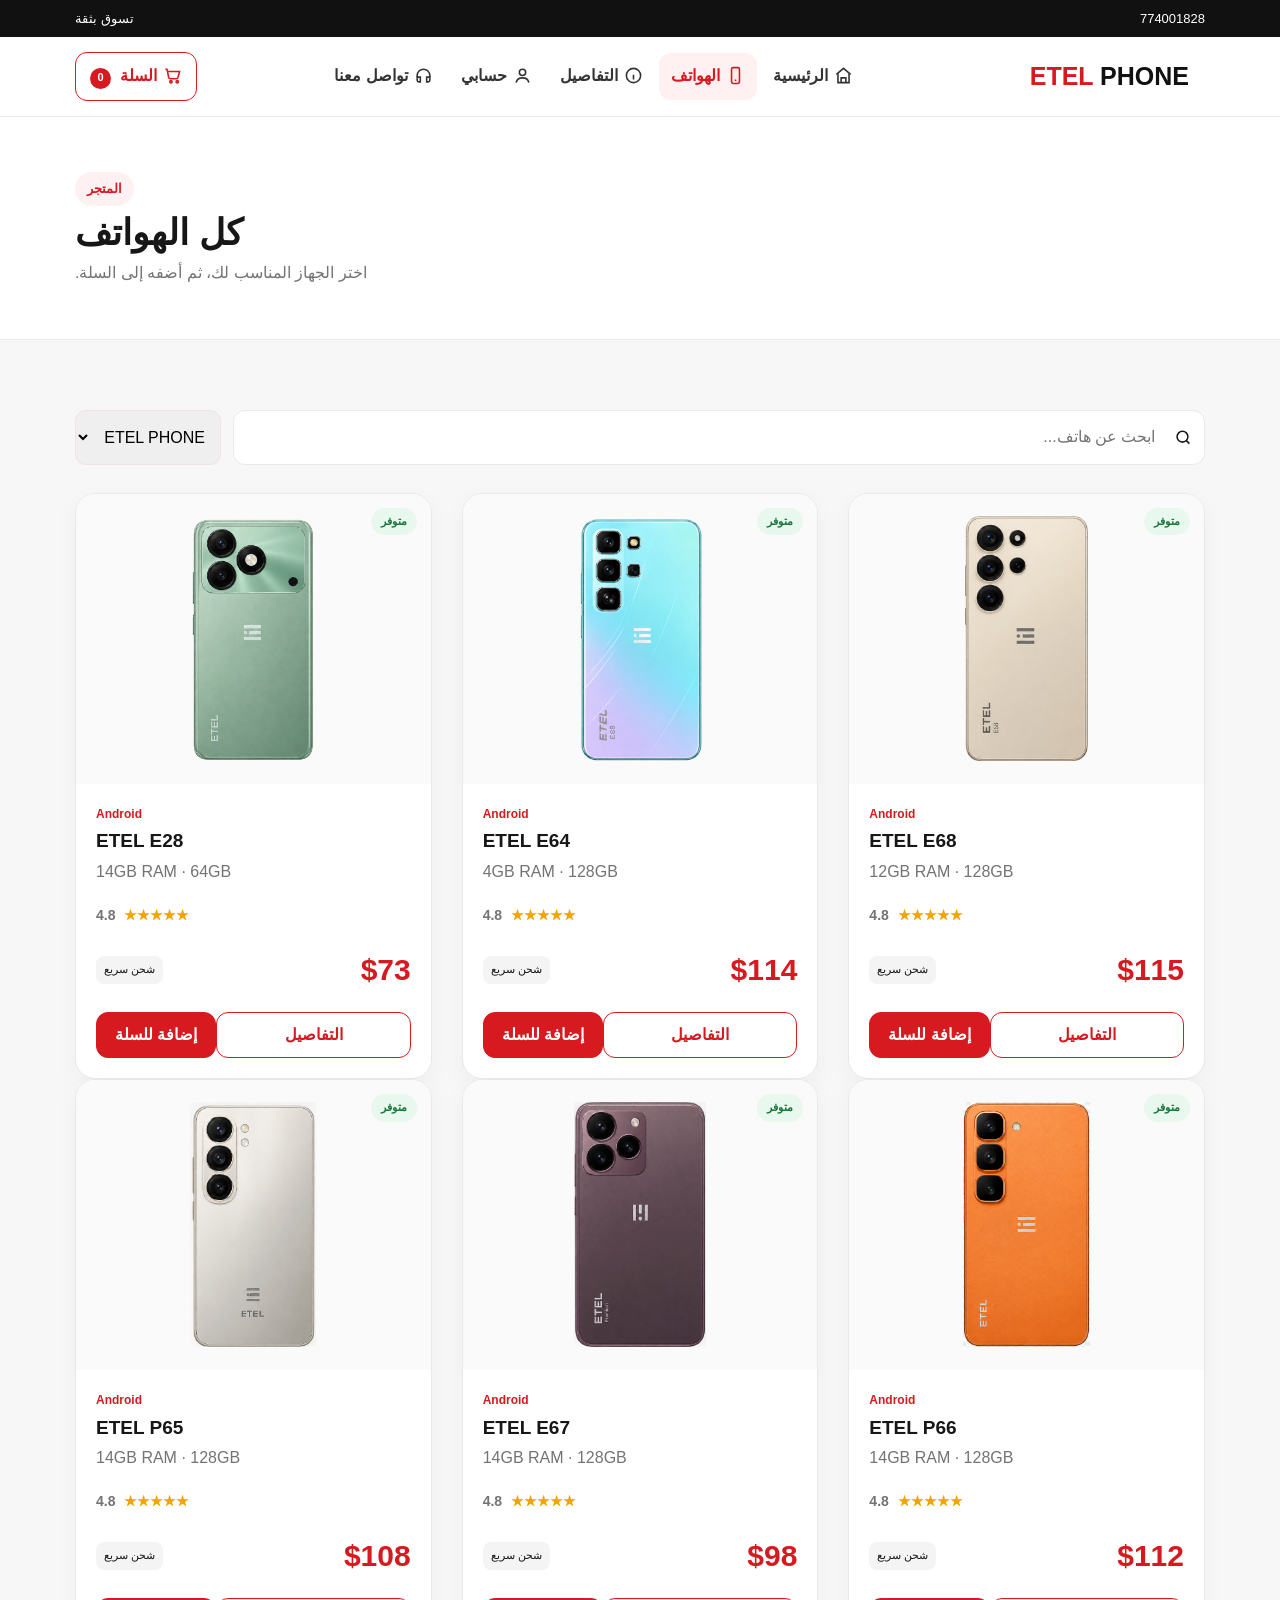
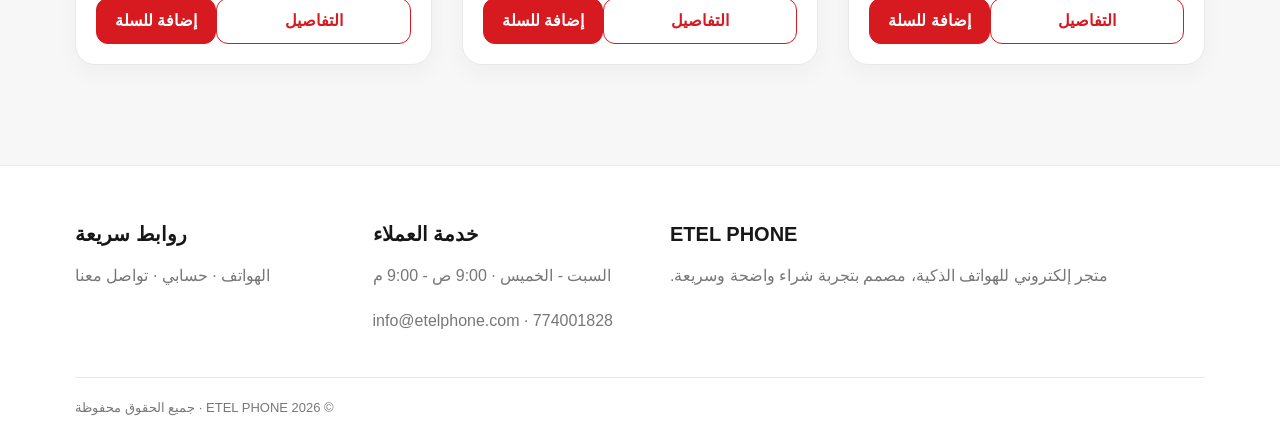
<file: html/products.html>
<!doctype html>
<html lang="ar" dir="rtl">
    <head>
        <meta charset="utf-8">
        <meta name="viewport" content="width=device-width,initial-scale=1">
        <meta name="description" content="ETEL PHONE متجر هواتف ذكية">
        <title>ETEL PHONE | الهواتف</title>
        <link rel="stylesheet" href="../css/vendor/bootstrap.min.css">
        <link rel="stylesheet" href="../css/vendor/all.min.css">
        <link rel="stylesheet" href="../css/style.css">
    </head>
<body>
    <div class="topbar">
        <div class="container d-flex justify-content-between">
            <span>774001828</span>
            <span>تسوق بثقة</span>
        </div>
</div>
<nav class="navbar navbar-expand-lg">
    <div class="container">
        <a class="navbar-brand brand" href="index.html">ETEL <span>PHONE</span>
        </a>
    <button class="navbar-toggler" type="button" data-bs-toggle="collapse" data-bs-target="#nav">
        <span class="navbar-toggler-icon">
        </span>
</button>
<div id="nav" class="collapse navbar-collapse">
    <ul class="navbar-nav mx-auto align-items-lg-center">
        <li>
            <a class="nav-link" data-page="index.html" href="index.html">
                <svg class="menu-icon" viewBox="0 0 24 24">
                    <path d="M3 10.5 12 3l9 7.5"/>
                    <path d="M5 9.5V21h14V9.5"/>
                    <path d="M9 21v-6h6v6"/>
                </svg>الرئيسية</a>
    </li>
<li>
    <a class="nav-link" data-page="products.html" href="products.html">
        <svg class="menu-icon" viewBox="0 0 24 24">
            <rect x="7" y="2" width="10" height="20" rx="2"/>
            <path d="M11 18h2"/>
        </svg>الهواتف</a>
</li>
<li>
    <a class="nav-link" data-page="details.html" href="details.html">
        <svg class="menu-icon" viewBox="0 0 24 24">
            <circle cx="12" cy="12" r="9"/>
            <path d="M12 11v6M12 8h.01"/>
        </svg>التفاصيل</a>
</li>
<li>
    <a class="nav-link" data-page="account.html" href="account.html">
        <svg class="menu-icon" viewBox="0 0 24 24">
            <circle cx="12" cy="8" r="4"/>
            <path d="M4 21c.8-4 3.5-6 8-6s7.2 2 8 6"/>
        </svg>حسابي</a>
</li>
<li>
    <a class="nav-link" data-page="contact.html" href="contact.html">
        <svg class="menu-icon" viewBox="0 0 24 24">
            <path d="M4 14v-2a8 8 0 0 1 16 0v2"/>
            <path d="M4 14h4v6H6a2 2 0 0 1-2-2zM20 14h-4v6h2a2 2 0 0 0 2-2z"/>
        </svg>تواصل معنا</a>
</li>
</ul>
<a href="cart.html" class="cart-link position-relative">
    <svg class="menu-icon" viewBox="0 0 24 24">
        <path d="M3 4h2l2.2 10.5a2 2 0 0 0 2 1.5h7.8a2 2 0 0 0 1.9-1.4L21 7H6"/>
        <circle cx="10" cy="20" r="1.5"/>
        <circle cx="18" cy="20" r="1.5"/>
    </svg>السلة <span class="cart-count">0</span>
</a>
</div>
</div>
</nav>
<header class="page-head">
    <div class="container">
        <span class="eyebrow">المتجر</span>
        <h1>كل الهواتف</h1>
        <p class="muted">اختر الجهاز المناسب لك، ثم أضفه إلى السلة.</p>
    </div>
</header>
<main class="section">
    <div class="container">
        <div class="shop-toolbar">
            <div class="search-box">
                <svg class="menu-icon" viewBox="0 0 24 24">
                    <circle cx="11" cy="11" r="7"/>
                    <path d="m20 20-4-4"/>
                </svg>
            <input id="productSearch" placeholder="ابحث عن هاتف...">
        </div>
    <select id="brandFilter" class="form-select">
        <option value="">ETEL PHONE</option>
    </select>
</div>
<div id="productGrid" class="row g-4">
    <div class="col-md-6 col-lg-4">
        <article class="product-card reveal">
            <div class="product-img">
                <span class="stock-badge">متوفر</span>
                <img src="../images/etel-e68.png" alt="ETEL E68">
            </div>
        <div class="product-body">
            <div class="brand-mini">Android</div>
            <h3>ETEL E68</h3>
            <p class="muted">12GB RAM · 128GB</p>
            <div class="rating">★★★★★ <span>4.8</span>
            </div>
        <div class="price-row">
            <div class="price">$115</div>
            <span class="delivery">شحن سريع</span>
        </div>
    <div class="d-flex gap-2">
        <a href="details.html" class="btn btn-outline-brand flex-fill">التفاصيل</a>
        <button class="btn btn-brand add-cart" data-name="ETEL E68" data-price="115" data-image="../images/etel-e68.png">إضافة للسلة</button>
    </div>
</div>
</article>
</div>
<div class="col-md-6 col-lg-4">
    <article class="product-card reveal">
        <div class="product-img">
            <span class="stock-badge">متوفر</span>
            <img src="../images/etel-e64.png" alt="ETEL E64">
        </div>
    <div class="product-body">
        <div class="brand-mini">Android</div>
        <h3>ETEL E64</h3>
        <p class="muted">4GB RAM · 128GB</p>
        <div class="rating">★★★★★ <span>4.8</span>
        </div>
    <div class="price-row">
        <div class="price">$114</div>
        <span class="delivery">شحن سريع</span>
    </div>
<div class="d-flex gap-2">
    <a href="details.html" class="btn btn-outline-brand flex-fill">التفاصيل</a>
    <button class="btn btn-brand add-cart" data-name="ETEL E64" data-price="114" data-image="../images/etel-e64.png">إضافة للسلة</button>
</div>
</div>
</article>
</div>
<div class="col-md-6 col-lg-4">
    <article class="product-card reveal">
        <div class="product-img">
            <span class="stock-badge">متوفر</span>
            <img src="../images/etel-e28.png" alt="ETEL E28">
        </div>
    <div class="product-body">
        <div class="brand-mini">Android</div>
        <h3>ETEL E28</h3>
        <p class="muted">14GB RAM · 64GB</p>
        <div class="rating">★★★★★ <span>4.8</span>
        </div>
    <div class="price-row">
        <div class="price">$73</div>
        <span class="delivery">شحن سريع</span>
    </div>
<div class="d-flex gap-2">
    <a href="details.html" class="btn btn-outline-brand flex-fill">التفاصيل</a>
    <button class="btn btn-brand add-cart" data-name="ETEL E28" data-price="73" data-image="../images/etel-e28.png">إضافة للسلة</button>
</div>
</div>
</article>
</div>
<div class="col-md-6 col-lg-4">
    <article class="product-card reveal">
        <div class="product-img">
            <span class="stock-badge">متوفر</span>
            <img src="../images/etel-p66.png" alt="ETEL P66">
        </div>
    <div class="product-body">
        <div class="brand-mini">Android</div>
        <h3>ETEL P66</h3>
        <p class="muted">14GB RAM · 128GB</p>
        <div class="rating">★★★★★ <span>4.8</span>
        </div>
    <div class="price-row">
        <div class="price">$112</div>
        <span class="delivery">شحن سريع</span>
    </div>
<div class="d-flex gap-2">
    <a href="details.html" class="btn btn-outline-brand flex-fill">التفاصيل</a>
    <button class="btn btn-brand add-cart" data-name="ETEL P66" data-price="112" data-image="../images/etel-p66.png">إضافة للسلة</button>
</div>
</div>
</article>
</div>
 <div class="col-md-6 col-lg-4">
        <article class="product-card reveal">
            <div class="product-img">
                <span class="stock-badge">متوفر</span>
                <img src="../images/etel-e67.png" alt="ETEL E67">
            </div>
        <div class="product-body">
            <div class="brand-mini">Android</div>
            <h3>ETEL E67</h3>
            <p class="muted">14GB RAM · 128GB</p>
            <div class="rating">★★★★★ <span>4.8</span>
            </div>
        <div class="price-row">
            <div class="price">$98</div>
            <span class="delivery">شحن سريع</span>
        </div>
    <div class="d-flex gap-2">
        <a href="details.html" class="btn btn-outline-brand flex-fill">التفاصيل</a>
        <button class="btn btn-brand add-cart" data-name="ETEL E67" data-price="98" data-image="../images/etel-e67.png">إضافة للسلة</button>
</div>
</div>
</article>
</div>
   <div class="col-md-6 col-lg-4">
        <article class="product-card reveal">
            <div class="product-img">
                <span class="stock-badge">متوفر</span>
                <img src="../images/etel-p65.png" alt="ETEL P65">
            </div>
        <div class="product-body">
            <div class="brand-mini">Android</div>
            <h3>ETEL P65</h3>
            <p class="muted">14GB RAM · 128GB</p>
            <div class="rating">★★★★★ <span>4.8</span>
            </div>
        <div class="price-row">
            <div class="price">$108</div>
            <span class="delivery">شحن سريع</span>
        </div>
    <div class="d-flex gap-2">
        <a href="details.html" class="btn btn-outline-brand flex-fill">التفاصيل</a>
        <button class="btn btn-brand add-cart" data-name="ETEL P65" data-price="108" data-image="../images/etel-p65.png">إضافة للسلة</button>
</div>
</div>
</article>
</div>
<div id="noProducts" class="empty-state d-none">
    <div class="empty-icon">⌕</div>
    <h3>لم نجد نتائج</h3>
    <p>جرّب كلمة بحث مختلفة.</p>
</div>
</div>
</main>
<footer>
    <div class="container">
        <div class="footer-grid">
            <div>
                <div class="footer-title">ETEL PHONE</div>
                <p>متجر إلكتروني للهواتف الذكية، مصمم بتجربة شراء واضحة وسريعة.</p>
            </div>
        <div>
            <div class="footer-title">خدمة العملاء</div>
            <p>السبت - الخميس · 9:00 ص - 9:00 م</p>
            <p>774001828 · info@etelphone.com</p>
        </div>
    <div>
        <div class="footer-title">روابط سريعة</div>
        <p>
            <a href="products.html">الهواتف</a> · <a href="account.html">حسابي</a> · <a href="contact.html">تواصل معنا</a>
        </p>
</div>
</div>
<div class="footer-bottom">© 2026 ETEL PHONE · جميع الحقوق محفوظة</div>
</div>
</footer>
<div class="toast-container position-fixed bottom-0 start-0 p-3">
    <div id="etelToast" class="toast">
        <div class="toast-body">
        </div>
</div>
</div>
<script src="../js/vendor/jquery-3.7.1.min.js">
</script>
<script src="../js/vendor/bootstrap.bundle.min.js">
</script>
<script src="../js/script.js">
</script>
</body>
</html>
</file>
<file: css/style.css>
:root {
    --red:#d71920;
    --red2:#b50f16;
    --ink:#171717;
    --muted:#737373;
    --line:#e9e9e9;
    --bg:#f7f7f7;
    --white:#fff;
    --shadow:0 18px 50px rgba(0,0,0,.08);
}
* {
    box-sizing:border-box;
}
html {
    scroll-behavior:smooth;
}
body {
    margin:0;
    font-family:Cairo,"Segoe UI",Arial,sans-serif;
    background:var(--bg);
    color:var(--ink);
    line-height:1.8;
}
a {
    text-decoration:none;
    color:inherit;
}
.container {
    max-width:1160px;
}
.topbar {
    background:#111;
    color:#fff;
    font-size:13px;
    padding:7px ;
}
.navbar {
    background:#fff;
    border-bottom:1px solid var(--line);
    position:sticky;
    top:0;
    z-index:1000;
    padding:12px;
}
.brand {
    font-size:25px;
    font-weight:900;
    color:var(--red)!important;
}
.brand span {
    color:#111;
}
.nav-link {
    font-weight:700;
    color:#333!important;
    border-radius:12px;
    padding:9px 12px!important;
    margin:0 2px;
}
.nav-link:hover,.nav-link.active {
    background:#fff1f2;
    color:var(--red)!important;
}
.menu-icon {
    display:inline-block;
    width:19px;
    height:19px;
    vertical-align:-4px;
    margin-inline-end:6px;
    fill:none;
    stroke:currentColor;
    stroke-width:2;
}
.cart-link {
    border:1px solid var(--red);
    color:var(--red);
    padding:9px 14px;
    border-radius:12px;
    font-weight:800;
}
.cart-count {
    display:inline-flex;
    min-width:21px;
    height:21px;
    align-items:center;
    justify-content:center;
    background:var(--red);
    color:#fff;
    border-radius:50%;
    font-size:11px;
    margin-inline-start:5px;
}
.hero {
    background:linear-gradient(135deg,#fff 0%,#fff 55%,#fff5f5 100%);
    padding:75px 0;
}
.hero-copy h1 {
    font-size:clamp(40px,6vw,70px);
    font-weight:900;
    line-height:1.2;
    margin:15px 0;
}
.hero-copy h1 span {
    color:var(--red);
}
.hero-copy p {
    font-size:18px;
    color:var(--muted);
    max-width:620px;
}
.badge-soft,.eyebrow {
    display:inline-flex;
    color:var(--red);
    background:#fff0f1;
    border-radius:999px;
    padding:5px 12px;
    font-size:13px;
    font-weight:800;
}
.btn-brand {
    background:var(--red);
    border:1px solid var(--red);
    color:#fff;
    border-radius:12px;
    font-weight:800;
    padding:10px 18px;
}
.btn-brand:hover {
    background:var(--red2);
    color:#fff;
}
.btn-outline-brand {
    border:1px solid var(--red);
    color:var(--red);
    border-radius:12px;
    font-weight:800;
    padding:10px 18px;
}
.btn-outline-brand:hover {
    background:var(--red);
    color:#fff;
}
.hero-product {
    background:#fff;
    border:1px solid var(--line);
    border-radius:30px;
    box-shadow:var(--shadow);
    padding:18px;
    text-align:center;
    position:relative;
    overflow:hidden;
}
.etel-wowslider {
    isolation:isolate;
}
.ws-viewport {
    position:relative;
    height:505px;
    background:linear-gradient(145deg,#fafafa,#fff);
    border-radius:22px;
    overflow:hidden;
}
.ws-slide {
    position:absolute;
    inset:0;
    display:flex;
    flex-direction:column;
    align-items:center;
    justify-content:flex-end;
    opacity:0;
    transform:translateX(34px) scale(.97);
    pointer-events:none;
    transition:opacity .65s ease,transform .65s cubic-bezier(.22,.61,.36,1);
}
.ws-slide.active {
    opacity:1;
    transform:translateX(0) scale(1);
    pointer-events:auto;
    z-index:2;
}
.ws-slide img {
    height:390px;
    max-width:82%;
    object-fit:contain;
    display:block;
    margin:auto auto 0;
    filter:drop-shadow(0 18px 20px rgba(0,0,0,.10));
    transition:transform 1s ease;
}
.ws-slide.active img {
    transform:translateY(-4px) scale(1.015);
}
.ws-caption {
    width:calc(100% - 30px);
    display:flex;
    justify-content:space-between;
    align-items:center;
    font-size:19px;
    border-top:1px solid var(--line);
    padding:15px 5px 4px;
    background:#fff;
}
.ws-caption span {
    color:var(--red);
    font-weight:900;
}
.floating-label {
    position:absolute;
    top:18px;
    right:18px;
    z-index:5;
    background:#111;
    color:#fff;
    padding:6px 12px;
    border-radius:20px;
    font-size:12px;
    font-weight:800;
}
.ws-arrow {
    position:absolute;
    top:45%;
    z-index:5;
    width:42px;
    height:42px;
    border:1px solid #ddd;
    background:rgba(255,255,255,.95);
    border-radius:50%;
    font-size:30px;
    line-height:1;
    color:#222;
    box-shadow:0 8px 20px rgba(0,0,0,.08);
    cursor:pointer;
    transition:.2s;
}
.ws-arrow:hover {
    background:var(--red);
    border-color:var(--red);
    color:#fff;
    transform:scale(1.05);
}
.ws-prev {
    right:14px;
}
.ws-next {
    left:14px;
}
.ws-dots {
    position:absolute;
    z-index:6;
    bottom:12px;
    left:50%;
    transform:translateX(-50%);
    display:flex;
    gap:7px;
    background:rgba(255,255,255,.9);
    padding:6px 9px;
    border-radius:999px;
    box-shadow:0 5px 16px rgba(0,0,0,.08);
}
.ws-dot {
    width:8px;
    height:8px;
    padding:0;
    border:0;
    border-radius:50%;
    background:#cfcfcf;
    cursor:pointer;
    transition:.25s;
}
.ws-dot.active {
    width:22px;
    border-radius:99px;
    background:var(--red);
}
.trust-row {
    display:flex;
    gap:22px;
    flex-wrap:wrap;
    margin-top:25px;
    font-weight:700;
    font-size:14px;
}
.section {
    padding:70px 0;
}
.light-section {
    background:#fff;
}
.section-title-row {
    display:flex;
    justify-content:space-between;
    align-items:end;
    margin-bottom:30px;
}
.section-title-row h2,.page-head h1 {
    font-size:36px;
    font-weight:900;
    margin:5px 0;
}
.section-title-row p {
    color:var(--muted);
    margin:0;
}
.product-card {
    height:100%;
    background:#fff;
    border:1px solid var(--line);
    border-radius:20px;
    overflow:hidden;
    box-shadow:0 8px 25px rgba(0,0,0,.04);
    transition:.25s;
}
.product-card:hover {
    transform:translateY(-5px);
    box-shadow:var(--shadow);
}
.product-img {
    height:290px;
    background:#fafafa;
    display:flex;
    align-items:center;
    justify-content:center;
    position:relative;
}
.product-img img {
    max-width:75%;
    max-height:245px;
}
.stock-badge {
    position:absolute;
    top:14px;
    right:14px;
    background:#e9f8ee;
    color:#18753a;
    border-radius:999px;
    padding:4px 10px;
    font-size:11px;
    font-weight:800;
}
.stock-badge.static {
    position:static;
    display:inline-flex;
}
.product-body {
    padding:20px;
    display:flex;
    flex-direction:column;
    height:calc(100% - 290px);
}
.brand-mini {
    font-size:12px;
    color:var(--red);
    font-weight:800;
}
.product-body h3 {
    font-size:19px;
    font-weight:900;
    margin:5px 0;
}
.muted {
    color:var(--muted);
}
.rating {
    color:#f0a500;
    font-size:14px;
    font-weight:900;
}
.rating span {
    color:var(--muted);
    font-weight:600;
    margin-right:5px;
}
.price-row {
    display:flex;
    align-items:center;
    justify-content:space-between;
    margin:15px 0;
}
.price {
    font-size:30px;
    color:var(--red);
    font-weight:900;
}
.delivery {
    font-size:11px;
    background:#f4f4f4;
    padding:4px 8px;
    border-radius:8px;
}
.service-box,.contact-card,.summary-card {
    background:#fff;
    border:1px solid var(--line);
    border-radius:20px;
    padding:25px;
}
.service-box b {
    font-size:20px;
}
.service-box p {
    color:var(--muted);
    margin:5px 0 0;
}
.page-head {
    padding:55px 0 35px;
    background:#fff;
    border-bottom:1px solid var(--line);
}
.page-head p {
    font-size:16px;
}
.shop-toolbar {
    display:flex;
    gap:12px;
    margin-bottom:28px;
}
.search-box {
    background:#fff;
    border:1px solid var(--line);
    border-radius:12px;
    display:flex;
    align-items:center;
    padding:0 12px;
    flex:1;
}
.search-box input {
    border:0;
    outline:0;
    width:100%;
    padding:12px;
    font-family:inherit;
}
.shop-toolbar select {
    max-width:190px;
}
.empty-state {
    text-align:center;
    padding:70px 20px;
    background:#fff;
    border:1px dashed #ddd;
    border-radius:20px;
}
.empty-icon {
    font-size:55px;
    margin-bottom:10px;
}
/* .detail-card {
    background:#fff;
    border:1px solid var(--line);
    border-radius:25px;
    padding:35px;
    display:grid;
    grid-template-columns:45% 55%;
    gap:45px;
}
.detail-image {
    background:#fafafa;
    border-radius:20px;
    display:flex;
    align-items:center;
    justify-content:center;
    min-height:520px;
}
.detail-image img {
    max-height:460px;
    max-width:90%;
}
.detail-copy h2 {
    font-size:3px;
    font-weight:900;
    margin:14px 0;
}
.detail-copy>p {
    font-size:17px;
} */
/* .spec-grid {
    display:grid;
    grid-template-columns:1fr 1fr;
    gap:10px;
    margin:25px 0;
}
.spec-grid div {
    background:#fafafa;
    padding:14px;
    border-radius:12px;
}
.spec-grid b,.spec-grid span {
    display:block;
} */
/* .spec-grid span {
    color:var(--muted);
} */
.auth-wrap {
    min-height:calc(100vh - 70px);
    padding:60px 0;
}
.auth-card {
    background:#fff;
    border:1px solid var(--line);
    border-radius:25px;
    overflow:hidden;
    display:grid;
    grid-template-columns:38% 62%;
    max-width:1000px;
    margin:auto;
    box-shadow:var(--shadow);
}
.auth-side {
    background:#b53838;
    color:#fff;
    padding:45px;
}
.auth-side h2 {
    font-size:34px;
    font-weight:900;
}
.auth-side p {
    color:#ccc;
}
.list-clean {
    padding:0;
    list-style:none;
}
.list-clean li {
    margin:12px 0;
}
.auth-form {
    padding:45px;
}
.auth-form label {
    font-weight:70;
    margin-bottom:6px;
    display:block;
}
.auth-form .nav-link {
    color:#555!important;
}
.auth-form .nav-link.active {
    background:var(--red);
    color:#fff!important;
}
.form-control,.form-select {
    border-color:#efe3e3;
    border-radius:11px;
    padding:11px;
    font-family:inherit;
}
.contact-card h2 {
    font-weight:900;
    margin-bottom:18px;
}
.contact-line {
    display:flex;
    justify-content:space-between;
    gap:15px;
    padding:14px 0;
    border-bottom:1px solid var(--line);
}
.footer-grid {
    display:grid;
    grid-template-columns:2fr 1fr 1fr;
    gap:30px;
    padding:50px 0 25px;
}
.footer-title {
    font-size:20px;
    font-weight:900;
    margin-bottom:10px;
}
.footer-grid p {
    color:#777;
}
.footer-grid a:hover {
    color:var(--red);
}
footer {
    background:#fff;
    border-top:1px solid var(--line);
    margin-top:30px;
}
.footer-bottom {
    border-top:1px solid var(--line);
    padding:18px 0;
    color:#777;
    font-size:13px;
}
/* .cart-list {
    display:grid;
    gap:12px;
}
.cart-item {
    background:#fff;
    border:1px solid var(--line);
    border-radius:16px;
    padding:15px;
    display:grid;
    grid-template-columns:90px 1fr auto;
    gap:16px;
    align-items:center;
}
.cart-item img {
    width:80px;
    height:90px;
    object-fit:contain;
    background:#fafafa;
    border-radius:10px;
}
.cart-item h4 {
    font-weight:900;
    margin:0;
}
.cart-actions {
    display:flex;
    align-items:center;
    gap:8px;
} */
.qty-btn,.delete-cart {
    width:36px;
    height:36px;
    border:1px solid #ddd;
    background:#fff;
    border-radius:9px;
}
.delete-cart {
    color:#c1121f;
}
.summary-card {
    position:sticky;
    top:95px;
}
.summary-card>div {
    display:flex;
    justify-content:space-between;
    padding:10px 0;
}
.summary-total {
    font-size:20px;
}
.summary-total strong {
    color:var(--red);
}
.toast {
    border-radius:12px;
}
.reveal {
    opacity:1;
}
.js-ready .reveal {
    opacity:0;
    transform:translateY(15px);
    transition:.5s;
}
.js-ready .reveal.show {
    opacity:1;
    transform:none;
}
@media(max-width:991px) {
    .cart-link {
        display:inline-block;
        margin-top:10px;
    }
    .detail-card,.auth-card {
        grid-template-columns:1fr;
    }
    .detail-image {
        min-height:360px;
    }
    .footer-grid {
        grid-template-columns:1fr 1fr;
    }
    .ws-viewport {
        height:420px;
    }
    .ws-slide img {
        height:315px;
    }
}
@media(max-width:575px) {
    .hero {
        padding:45px 0;
    }
    .section {
        padding:45px 0;
    }
    .section-title-row {
        align-items:start;
        gap:15px;
    }
    .section-title-row h2,.page-head h1 {
        font-size:29px;
    }
    .hero-copy h1 {
        font-size:44px;
    }
    .shop-toolbar {
        flex-direction:column;
    }
    .shop-toolbar select {
        max-width:none;
    }
    .footer-grid {
        grid-template-columns:1fr;
    }
    .detail-card {
        padding:18px;
    }
    .detail-copy h2 {
        font-size:28px;
    }
    .auth-form,.auth-side {
        padding:25px;
    }
    .cart-item {
        grid-template-columns:65px 1fr;
    }
    .cart-actions {
        grid-column:2;
    }
    .cart-item img {
        width:60px;
        height:70px;
    }
    .ws-viewport {
        height:390px;
    }
    .ws-slide img {
        height:285px;
    }
    .ws-caption {
        font-size:16px;
    }
    .ws-arrow {
        width:36px;
        height:36px;
        font-size:25px;
    }
    .ws-dots {
        bottom:9px;
    }
}
/* ===== Premium product details ===== */
.product-details-page {
    background:#f6f7f9;
}
.detail-shell {
    padding-top:22px;
    padding-bottom:70px;
}
.breadcrumbs {
    display:flex;
    gap:10px;
    align-items:center;
    color:#8a8d94;
    font-size:13px;
    margin:5px 0 22px;
}
.breadcrumbs a:hover,.text-link:hover {
    color:var(--red);
}
.breadcrumbs strong {
    color:#222;
    font-weight:800;
}
.product-detail-hero {
    display:grid;
    grid-template-columns:1.04fr .96fr;
    gap:28px;
    align-items:stretch;
}
.product-gallery,.product-purchase {
    background:#fff;
    border:1px solid #e8e9ed;
    border-radius:26px;
    box-shadow:0 14px 40px rgba(20,25,35,.06);
}
.product-gallery {
    padding:22px;
    position:relative;
    overflow:hidden;
}
.gallery-badges {
    display:flex;
    gap:8px;
    position:absolute;
    top:22px;
    right:22px;
    z-index:2;
}
.gallery-badge {
    padding:7px 12px;
    border-radius:999px;
    font-size:11px;
    font-weight:900;
}
.gallery-badge.hot {
    background:#151515;
    color:#fff;
}
.gallery-badge.stock {
    background:#eaf8ef;
    color:#14783b;
}
.gallery-main {
    height:580px;
    border-radius:20px;
    background:radial-gradient(circle at 50% 38%,#fff 0,#f9fafb 48%,#f0f1f4 100%);
    display:flex;
    align-items:center;
    justify-content:center;
    position:relative;
    overflow:hidden;
}
.gallery-main:after {
    content:"";
    position:absolute;
    bottom:42px;
    width:230px;
    height:28px;
    background:rgba(0,0,0,.08);
    filter:blur(18px);
    border-radius:50%;
}
.gallery-glow {
    position:absolute;
    width:350px;
    height:350px;
    border-radius:50%;
    background:rgba(194, 44, 49, 0.055);
    filter:blur(8px);
}
.gallery-main img {
    height:460px;
    max-width:80%;
    position:relative;
    z-index:1;
    filter:drop-shadow(0 25px 22px rgba(0,0,0,.12));
}
.product-card .product-img {
    overflow:hidden;
    cursor:pointer;
    position:relative;
}
.product-card .price {
    cursor:default;
    position:relative;
}
.gallery-caption {
    display:flex;
    justify-content:space-between;
    gap:15px;
    padding:15px 3px 2px;
    color:#777;
    font-size:12px;
}
.gallery-caption span:first-child {
    display:flex;
    align-items:center;
    gap:6px;
    color:#444;
    font-weight:800;
}
.tiny-icon {
    width:16px;
    height:16px;
    fill:none;
    stroke:currentColor;
    stroke-width:1.8;
    stroke-linecap:round;
    stroke-linejoin:round;
}
.product-purchase {
    padding:34px;
}
.product-brand-line {
    display:flex;
    justify-content:space-between;
    align-items:center;
    font-size:12px;
    font-weight:900;
    color:var(--red);
    letter-spacing:.5px;
}
.availability {
    color:#27804b;
    background:#edf9f1;
    padding:6px 10px;
    border-radius:999px;
    letter-spacing:0;
}
.availability i {
    display:inline-block;
    width:7px;
    height:7px;
    background:#27a15b;
    border-radius:50%;
    margin-left:4px;
}
.product-purchase h1 {
    font-size:42px;
    line-height:1.2;
    font-weight:950;
    margin:14px 0 10px;
    letter-spacing:-1px;
}
.rating-line {
    display:flex;
    align-items:center;
    gap:8px;
    font-size:13px;
    flex-wrap:wrap;
}
.rating-line .stars {
    color:#f2a900;
    letter-spacing:2px;
}
.rating-line b {
    font-size:14px;
}
.rating-line a {
    color:#777;
    text-decoration:underline;
}
.rating-line .dot {
    color:#c4c4c4;
}
.product-lead {
    color:#73777f;
    font-size:15px;
    line-height:2;
    margin:20px 0;
}
.price-box {
    padding:18px 0;
    border-top:1px solid #eee;
    border-bottom:1px solid #eee;
}
.current-price {
    font-size:36px;
    font-weight:950;
    color:var(--red);
    margin-left:12px;
}
.price-box del {
    color:#999;
    margin-left:10px;
}
.save-pill {
    display:inline-block;
    background:#fff1f2;
    color:var(--red);
    padding:4px 8px;
    border-radius:7px;
    font-size:11px;
    font-weight:900;
}
.price-box small {
    display:block;
    color:#8a8d94;
    margin-top:4px;
}
.quick-specs {
    display:grid;
    grid-template-columns:1fr 1fr;
    gap:10px;
    margin:22px 0;
}
.quick-specs>div {
    display:flex;
    gap:11px;
    align-items:center;
    padding:12px;
    border:1px solid #eee;
    border-radius:13px;
    background:#fafafa;
}
.feature-icon {
    width:24px;
    height:24px;
    flex:0 0 24px;
    fill:none;
    stroke:var(--red);
    stroke-width:1.7;
    stroke-linecap:round;
    stroke-linejoin:round;
}
.quick-specs b,.quick-specs span {
    display:block;
}
.quick-specs b {
    font-size:13px;
}
.quick-specs span {
    font-size:12px;
    color:#888;
}
.purchase-row {
    display:flex;
    gap:10px;
}
.quantity-control {
    display:flex;
    align-items:center;
    justify-content:space-between;
    border:1px solid #ddd;
    border-radius:12px;
    width:122px;
    height:50px;
    background:#fff;
}
.quantity-control button {
    border:0;
    background:transparent;
    width:38px;
    height:100%;
    font-size:21px;
    font-weight:800;
    color:#444;
}
.quantity-control span {
    font-weight:900;
}
.detail-add {
    flex:1;
    display:flex;
    align-items:center;
    justify-content:center;
    gap:9px;
}
.button-icon {
    width:20px;
    height:20px;
    fill:none;
    stroke:currentColor;
    stroke-width:1.8;
    stroke-linecap:round;
    stroke-linejoin:round;
}
.buy-benefits {
    display:grid;
    grid-template-columns:1fr 1fr 1fr;
    gap:8px;
    margin-top:20px;
    padding-top:18px;
    border-top:1px solid #eee;
}
.buy-benefits>div {
    display:flex;
    gap:7px;
    align-items:flex-start;
    font-size:10px;
    color:#85878d;
    line-height:1.55;
}
.buy-benefits svg {
    width:21px;
    height:21px;
    flex:0 0 21px;
    fill:none;
    stroke:#222;
    stroke-width:1.7;
    stroke-linecap:round;
    stroke-linejoin:round;
}
.buy-benefits b {
    display:block;
    color:#333;
    font-size:11px;
}
.detail-info-grid {
    display:grid;
    grid-template-columns:1.45fr .8fr;
    gap:20px;
    margin-top:22px;
}
.info-panel {
    background:#fff;
    border:1px solid #e8e9ed;
    border-radius:22px;
    padding:26px;
    box-shadow:0 10px 30px rgba(20,25,35,.04);
}
.panel-heading {
    display:flex;
    gap:12px;
    align-items:center;
    margin-bottom:20px;
}
.panel-heading h2 {
    font-size:21px;
    font-weight:900;
    margin:0;
}
.panel-heading p {
    font-size:12px;
    color:#999;
    margin:2px 0 0;
}
.panel-icon {
    width:42px;
    height:42px;
    border-radius:12px;
    background:#fff1f2;
    color:var(--red);
    display:flex;
    align-items:center;
    justify-content:center;
}
.panel-icon svg {
    width:22px;
    height:22px;
    fill:none;
    stroke:currentColor;
    stroke-width:1.7;
    stroke-linecap:round;
    stroke-linejoin:round;
}
.spec-table {
    display:grid;
    grid-template-columns:1fr 1fr;
    border-top:1px solid #eee;
}
.spec-table div {
    padding:14px 5px;
    border-bottom:1px solid #eee;
}
.spec-table div:nth-child(odd) {
    border-left:1px solid #eee;
    padding-left:18px;
}
.spec-table span {
    display:block;
    color:#999;
    font-size:12px;
}
.spec-table b {
    display:block;
    margin-top:3px;
    font-size:13px;
}
.check-list {
    list-style:none;
    padding:0;
    margin:0 0 16px;
}
.check-list li {
    display:flex;
    gap:9px;
    align-items:flex-start;
    padding:10px 0;
    border-bottom:1px solid #f0f0f0;
    color:#555;
    font-size:13px;
}
.check-list li span {
    color:#159447;
    font-weight:900;
}
.text-link {
    font-size:13px;
    color:var(--red);
    font-weight:900;
}
.reviews-strip {
    margin-top:22px;
    background:#151515;
    color:#fff;
    border-radius:22px;
    padding:22px 28px;
    display:grid;
    grid-template-columns:1fr 1fr 1fr;
    align-items:center;
    gap:20px;
}
.reviews-strip>div {
    display:flex;
    align-items:center;
    gap:10px;
}
.review-number {
    font-size:40px;
    font-weight:950;
}
.stars.big {
    color:#f4ab00;
    letter-spacing:2px;
}
.reviews-strip p,.reviews-strip small {
    color:#aaa;
    font-size:11px;
    margin:0;
}
.review-summary {
    flex-wrap:wrap;
}
.review-summary b {
    font-size:22px;
}
.review-summary span {
    color:#aaa;
    font-size:11px;
}
.review-bar {
    height:5px;
    flex:1;
    min-width:100px;
    background:#333;
    border-radius:10px;
    overflow:hidden;
}
.review-bar i {
    display:block;
    height:100%;
    background:var(--red);
    border-radius:10px;
}
.review-note {
    justify-content:flex-end;
}
.review-note svg {
    width:28px;
    height:28px;
    fill:none;
    stroke:#fff;
    stroke-width:1.5;
    stroke-linecap:round;
    stroke-linejoin:round;
}
.review-note span {
    font-size:12px;
    color:#ddd;
}
.product-details-page footer {
    margin-top:0;
}
@media(max-width:991px) {
    .product-detail-hero,.detail-info-grid {
        grid-template-columns:1fr;
    }
    .gallery-main {
        height:470px;
    }
    .product-purchase h1 {
        font-size:36px;
    }
    .reviews-strip {
        grid-template-columns:1fr;
    }
    .review-note {
        justify-content:flex-start;
    }
}
@media(max-width:575px) {
    .detail-shell {
        padding-top:14px;
    }
    .breadcrumbs {
        font-size:11px;
    }
    .product-gallery,.product-purchase {
        border-radius:18px;
    }
    .product-gallery {
        padding:12px;
    }
    .gallery-main {
        height:360px;
    }
    .gallery-main img {
        height:290px;
    }
    .gallery-badges {
        top:14px;
        right:14px;
    }
    .gallery-caption {
        font-size:10px;
    }
    .product-purchase {
        padding:22px;
    }
    .product-purchase h1 {
        font-size:29px;
    }
    .product-lead {
        font-size:13px;
    }
    .quick-specs {
        gap:7px;
    }
    .quick-specs>div {
        padding:9px;
    }
    .purchase-row {
        flex-direction:column;
    }
    .quantity-control {
        width:100%;
    }
    .detail-add {
        width:100%;
    }
    .buy-benefits {
        grid-template-columns:1fr;
    }
    .detail-info-grid {
        gap:12px;
    }
    .info-panel {
        padding:18px;
    }
    .spec-table {
        grid-template-columns:1fr;
    }
    .spec-table div:nth-child(odd) {
        border-left:0;
        padding-left:5px;
    }
    .reviews-strip {
        padding:20px;
    }
    .review-summary {
        display:grid!important;
        grid-template-columns:auto auto 1fr;
        gap:7px;
    }
}
/* ===== Homepage product-card full-card hover ===== */
#featured .product-card {
    transition:transform .55s cubic-bezier(.2,.8,.2,1), box-shadow .55s ease;
    transform-origin:center center;
    will-change:transform;
}
#featured .product-card:hover {
    transform:translateY(-12px) scale(1.025) rotate(-0.6deg);
    box-shadow:0 28px 65px rgba(0,0,0,.14);
}
#featured .product-card .product-img img {
    transition:transform .55s cubic-bezier(.2,.8,.2,1), filter .55s ease;
}
#featured .product-card:hover .product-img img {
    transform:translateY(-4px) scale(1.025);
    filter:drop-shadow(0 12px 12px rgba(0,0,0,.10));
}
#featured .product-card .product-img:hover:after {
    display:none;
}
@media (prefers-reduced-motion: reduce) {
    #featured .product-card,#featured .product-card .product-img img {
        transition:none;
    }
    #featured .product-card:hover {
        transform:none;
    }
    #featured .product-card:hover .product-img img {
        transform:none;
    }
}
</file>
